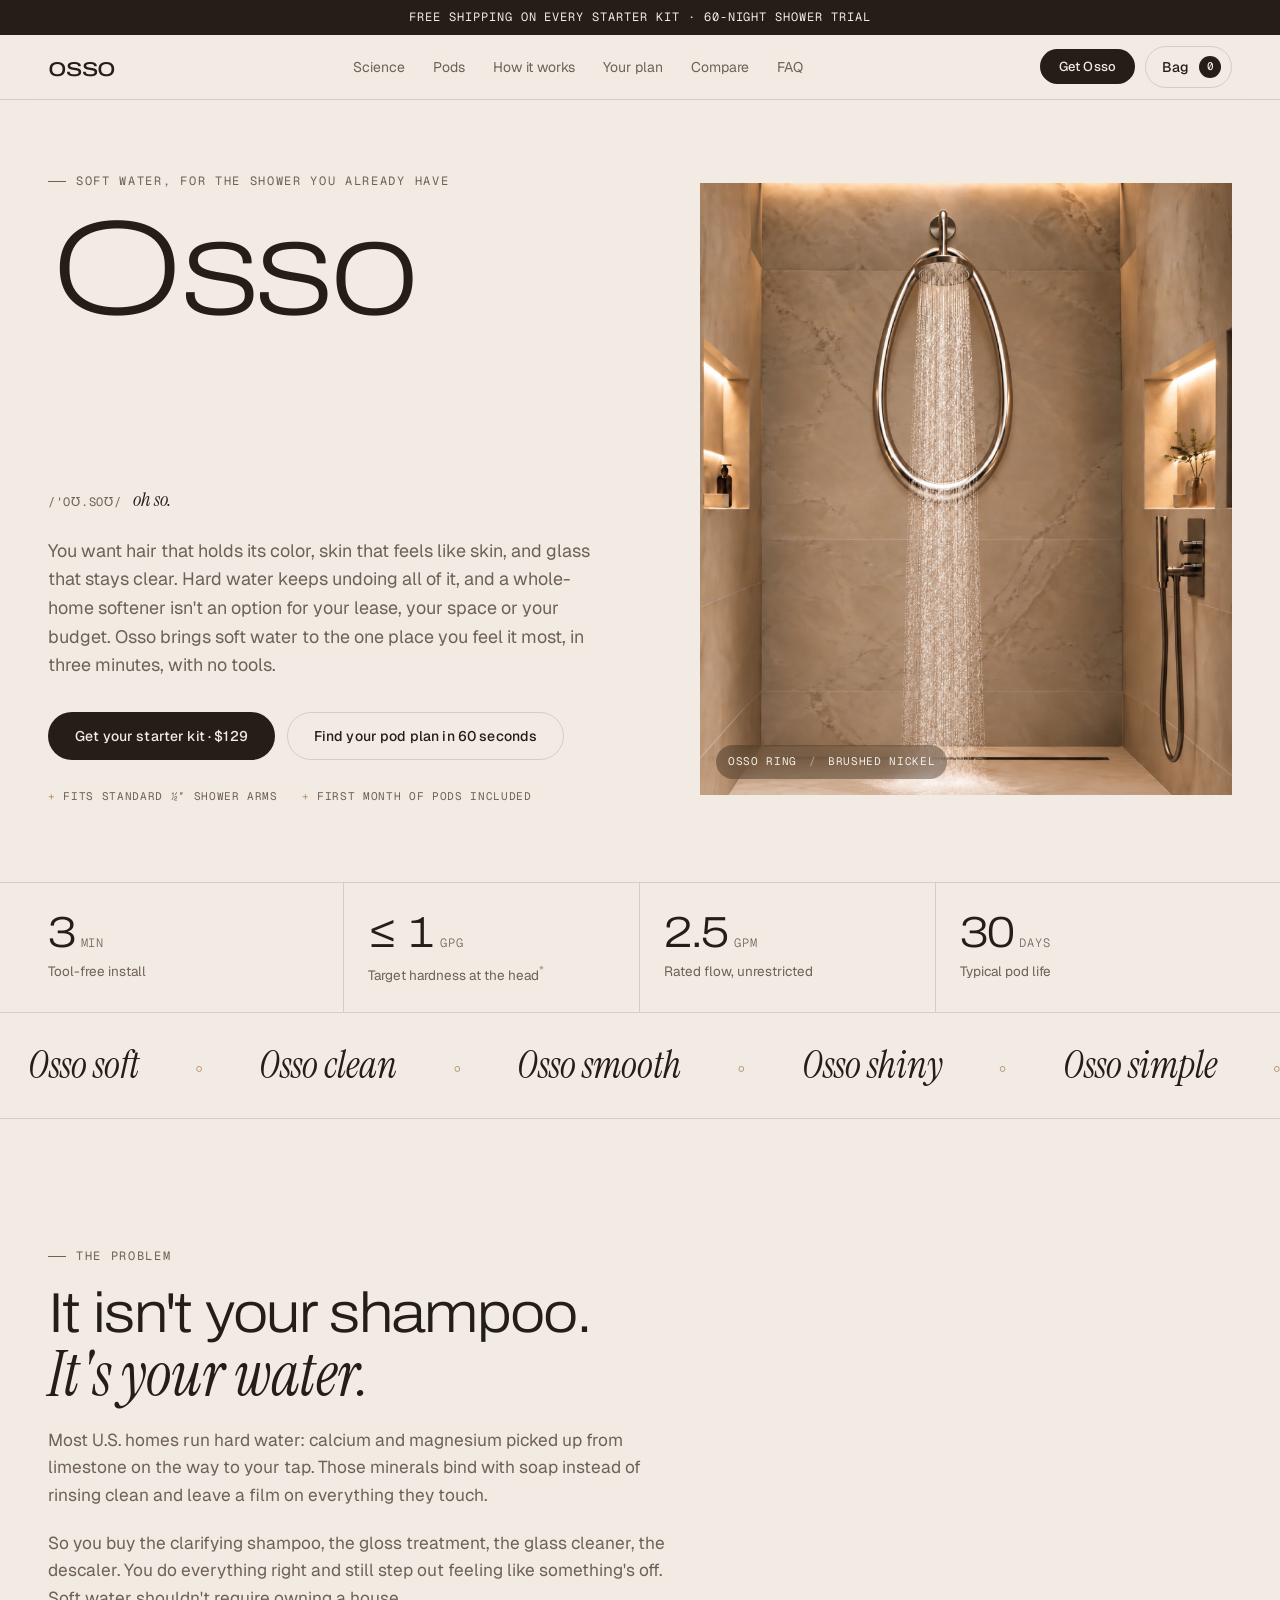
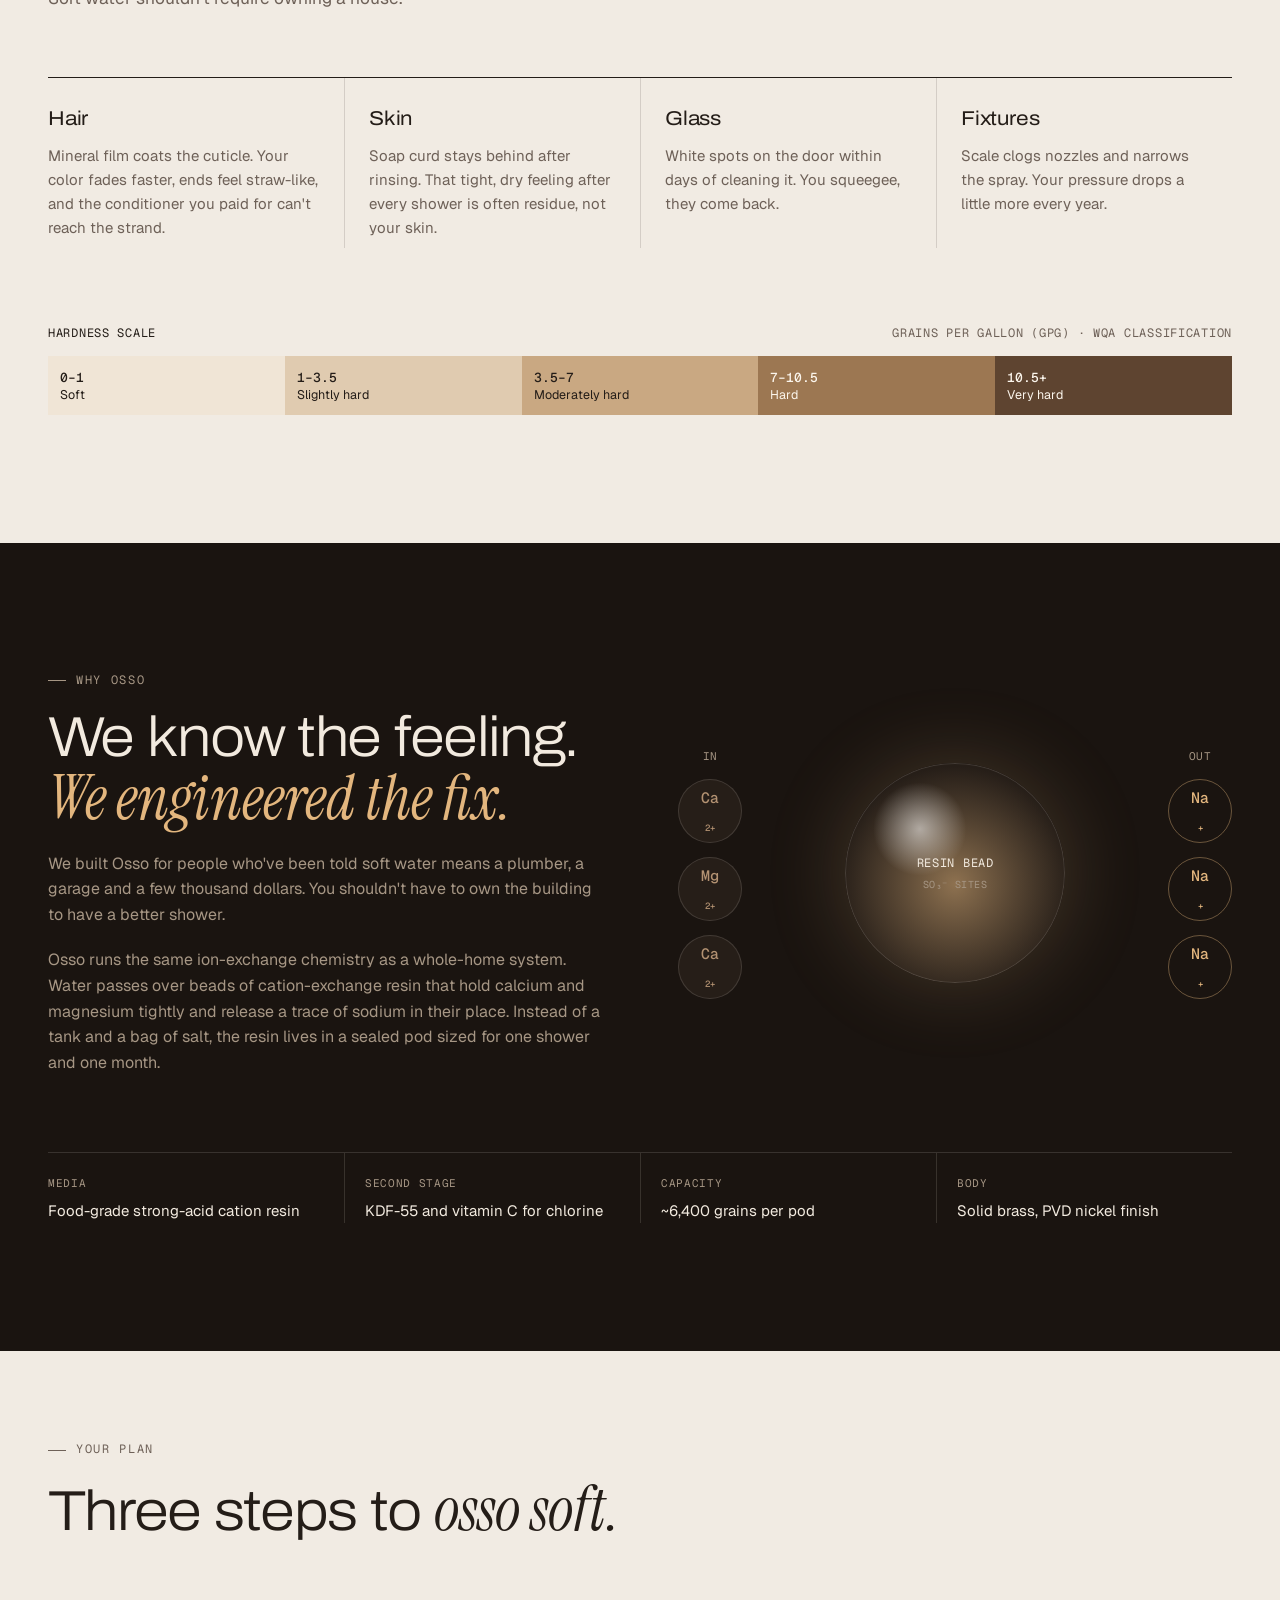
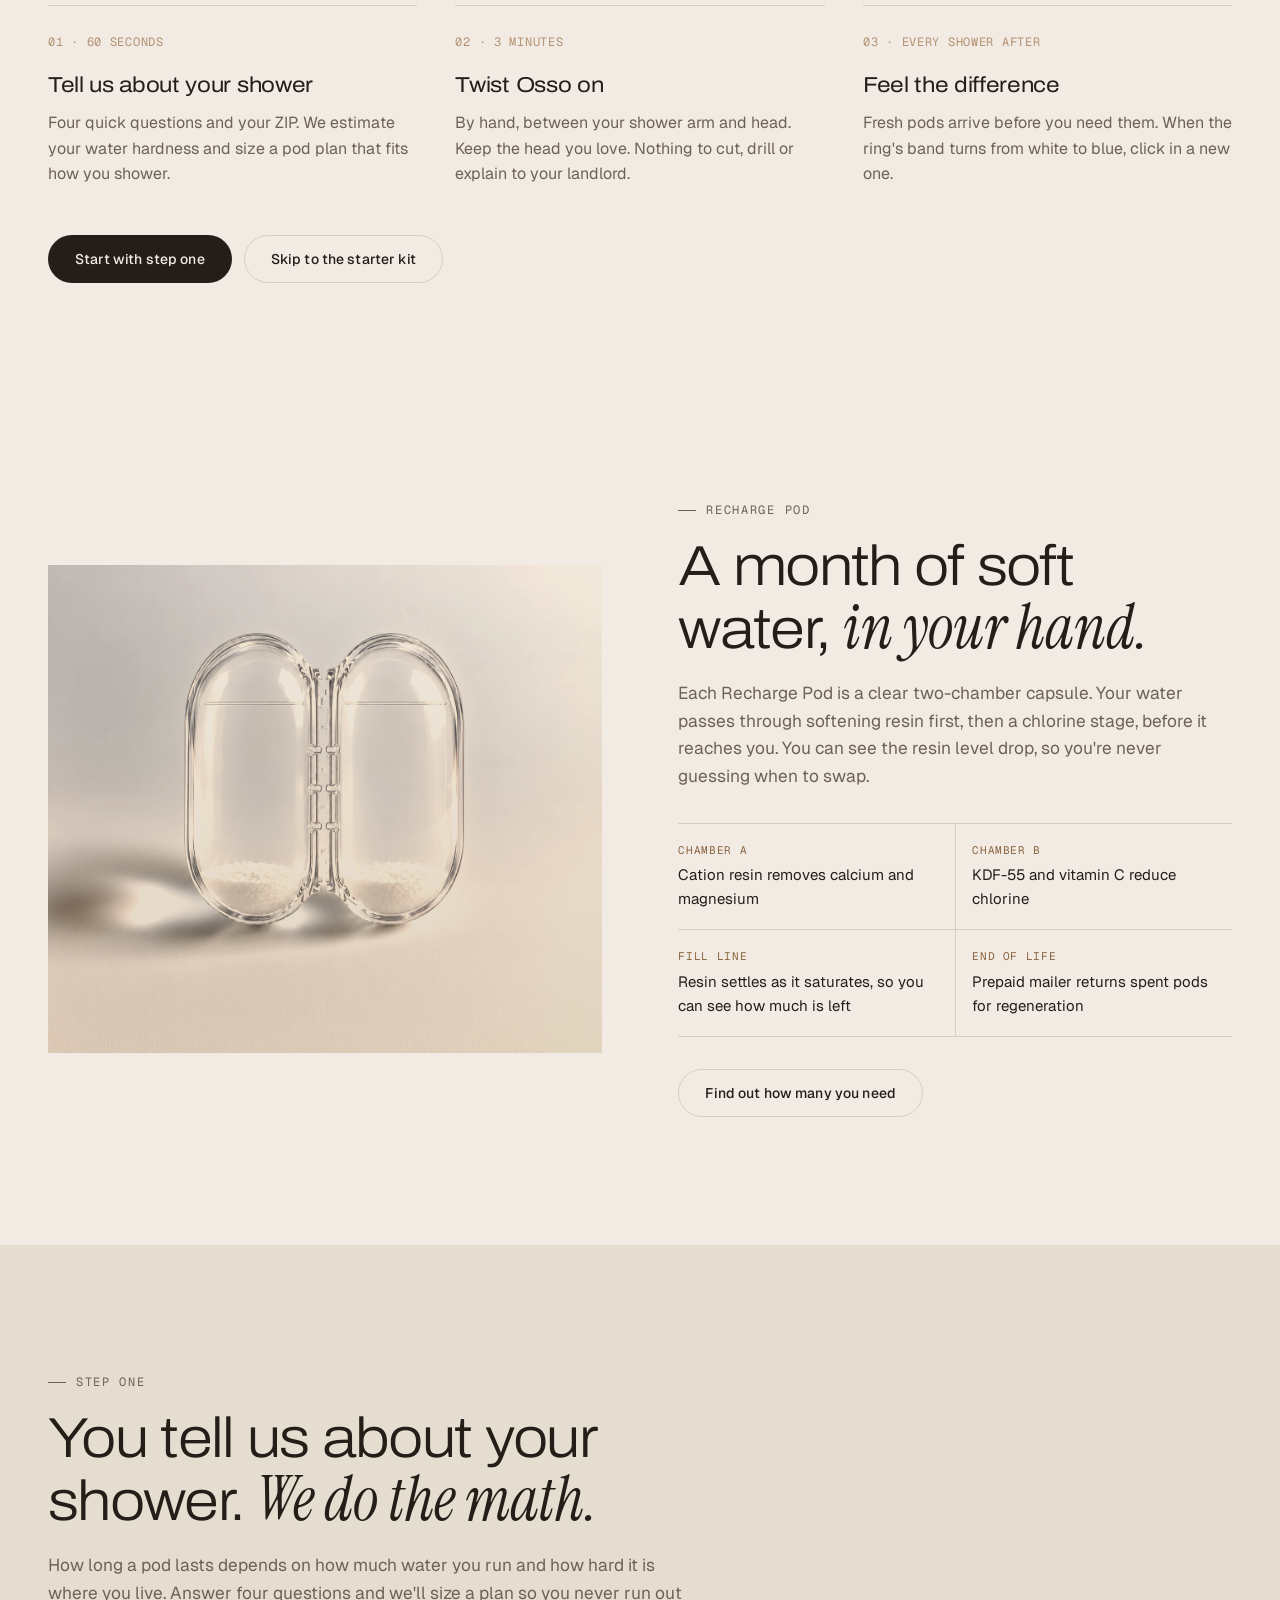
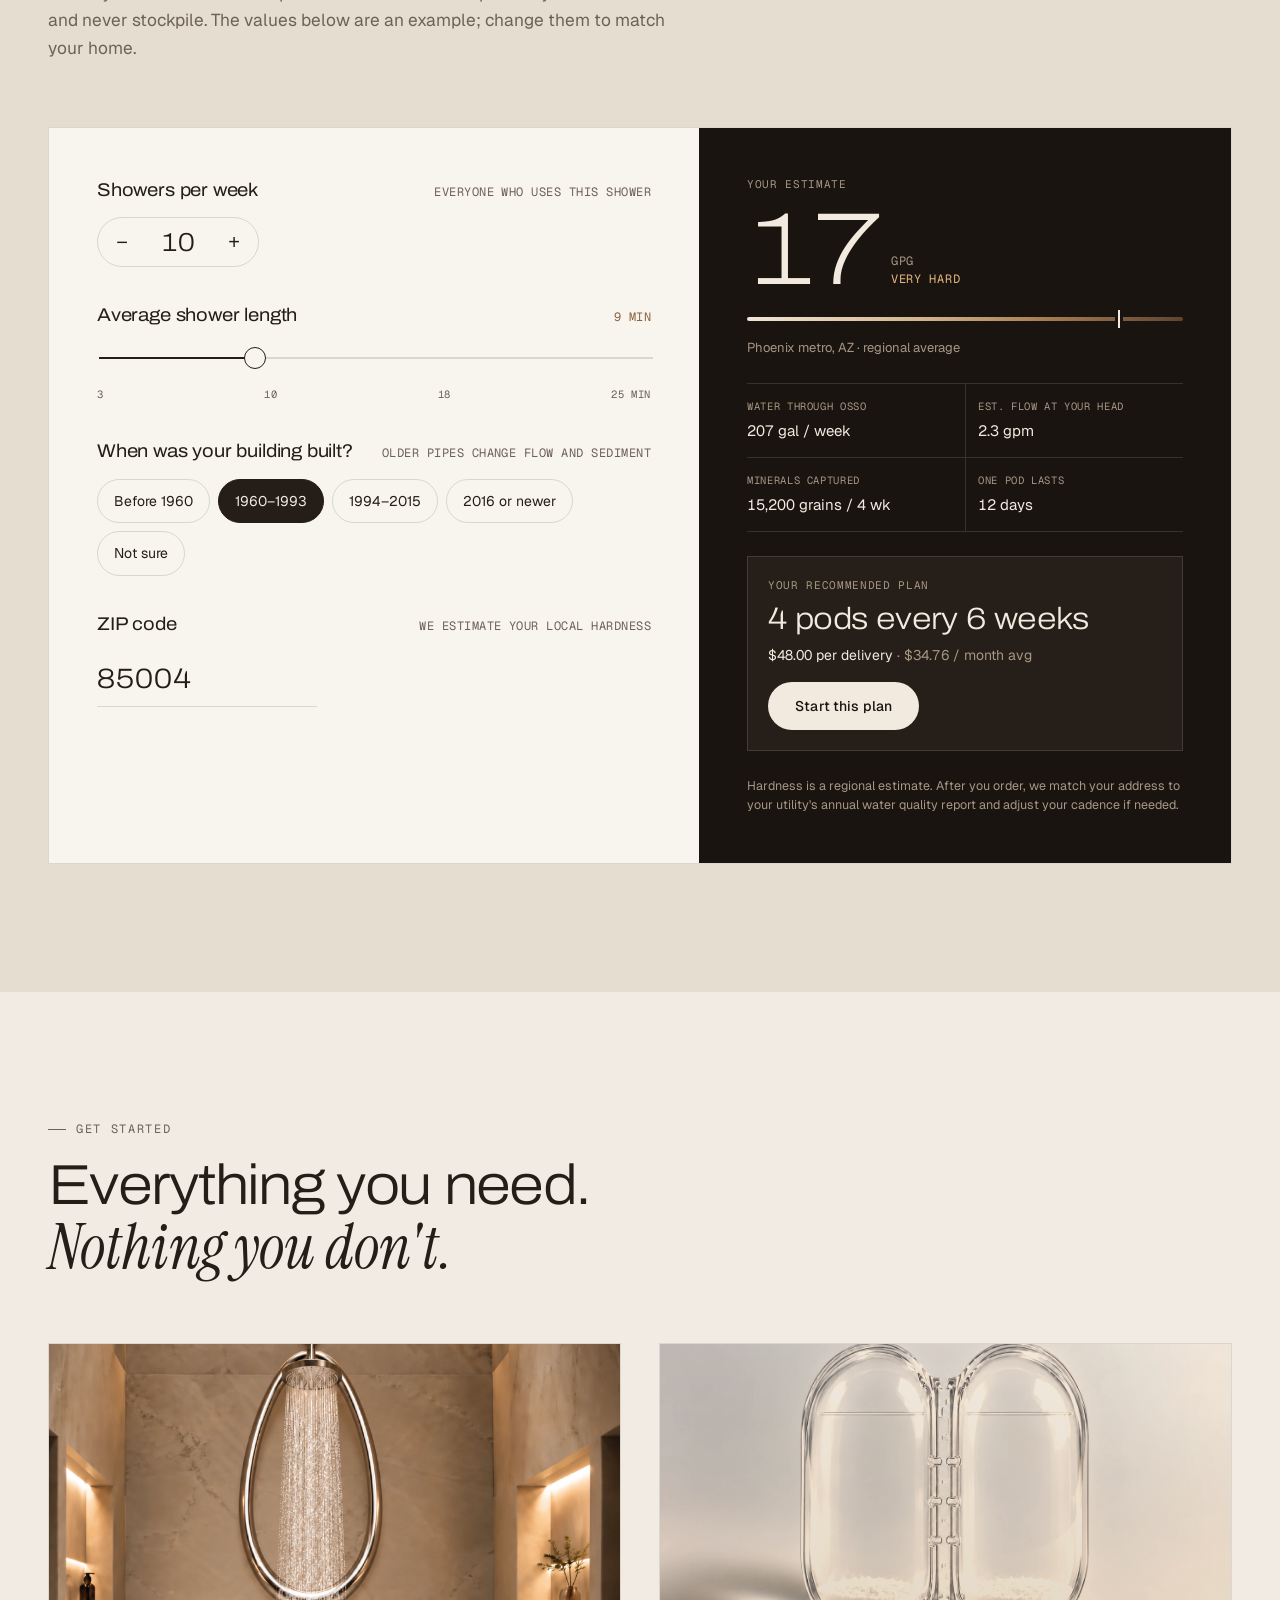
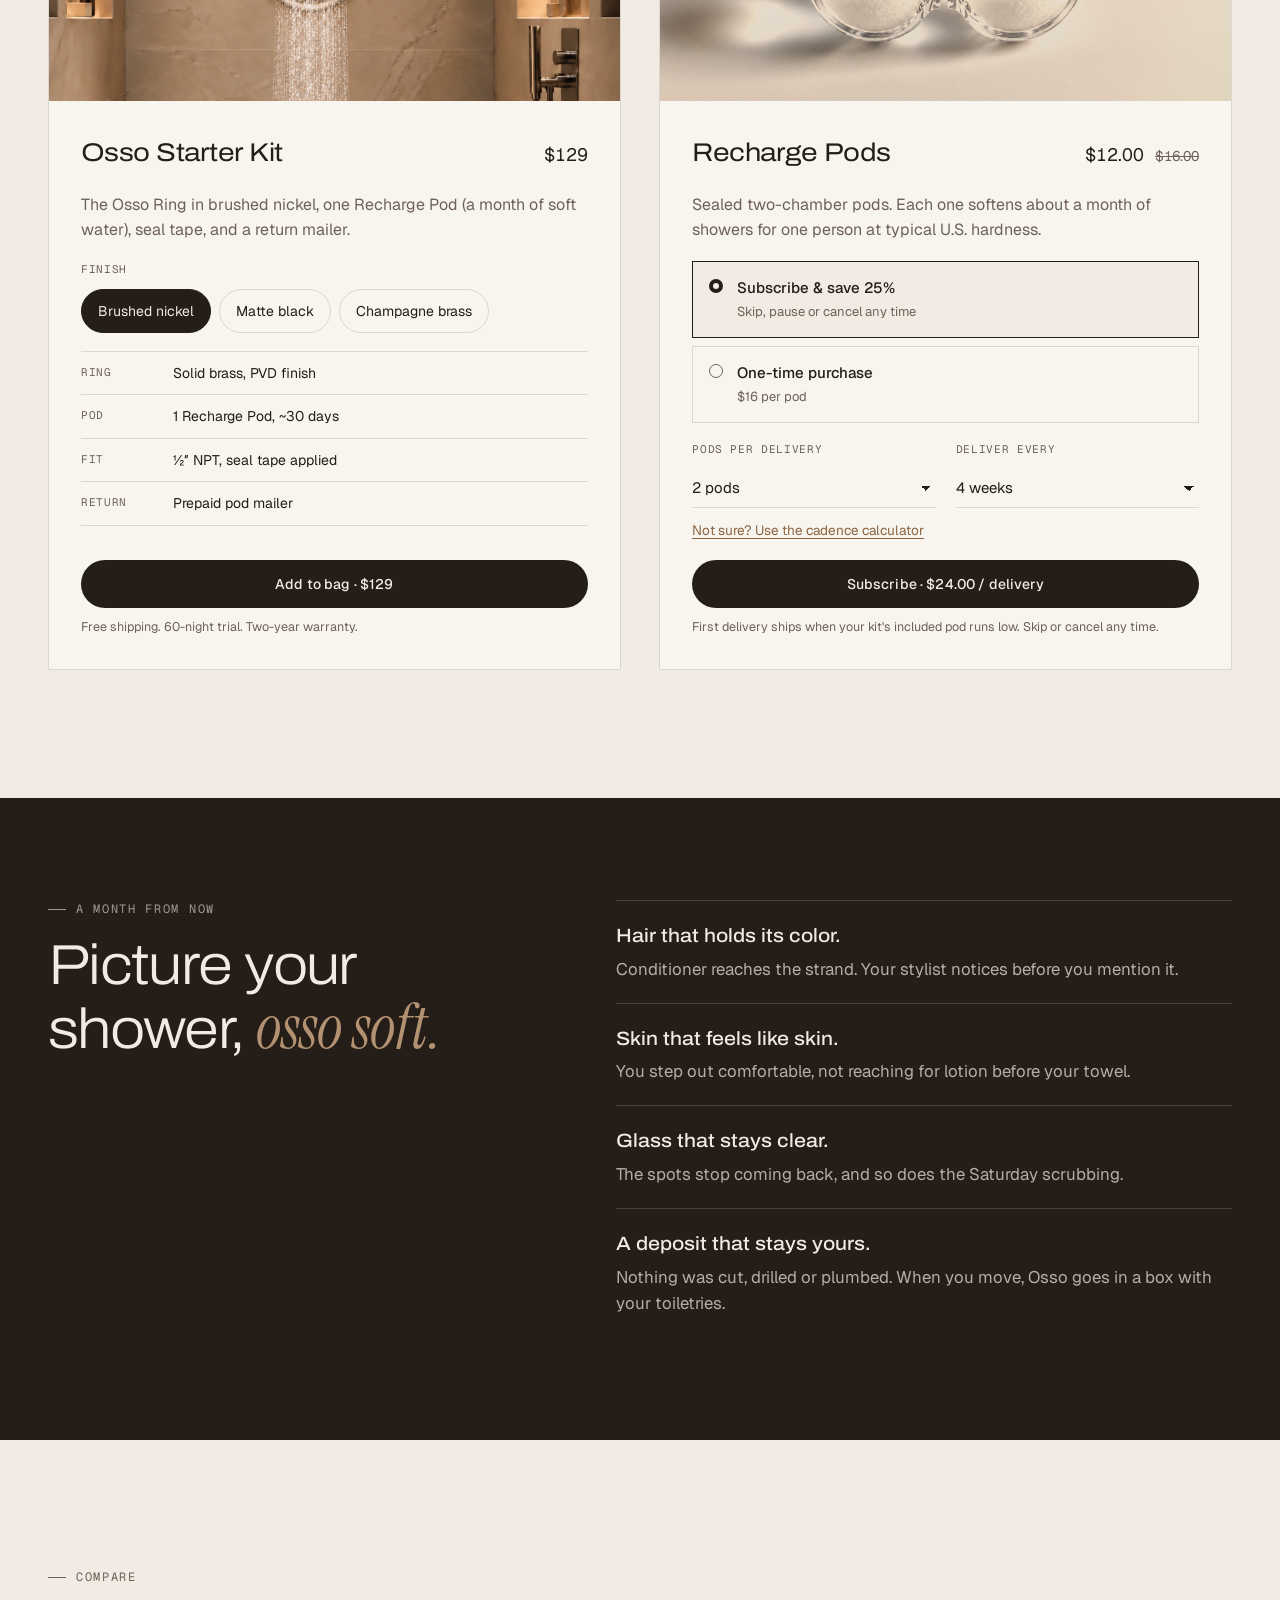
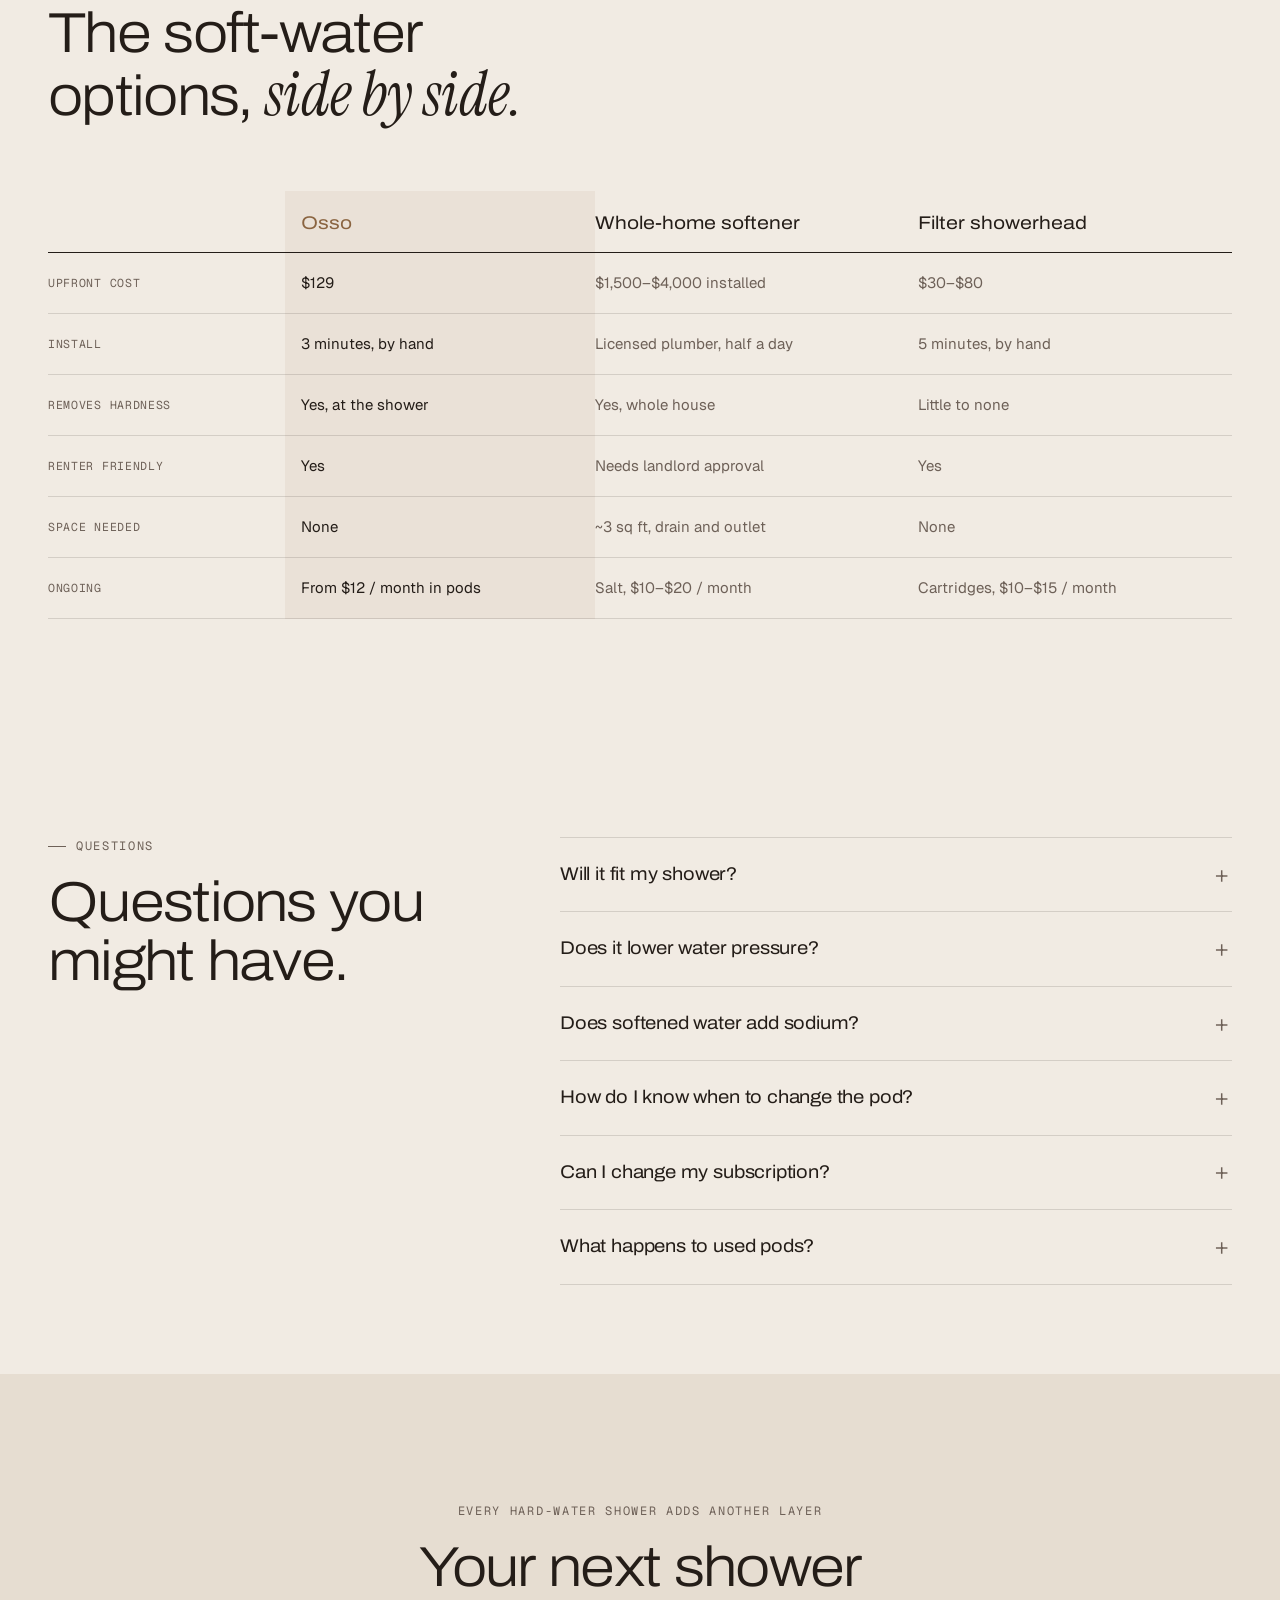
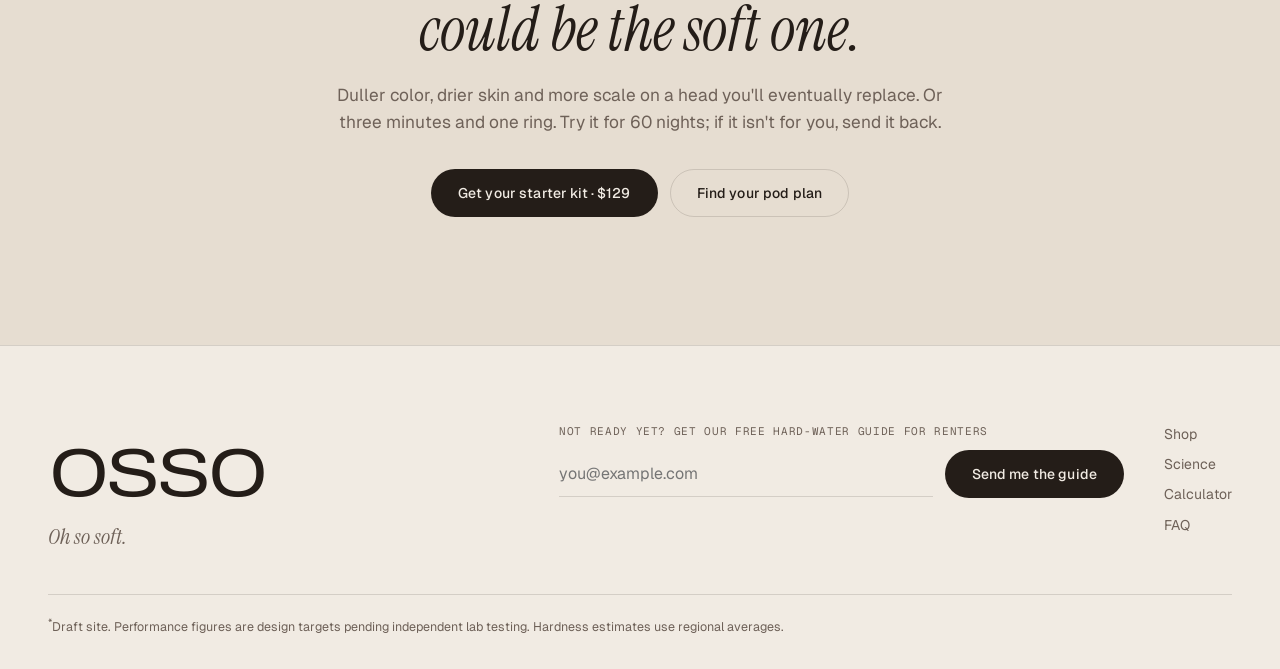
<file: index.html>
<!doctype html>
<html lang="en">
<head>
<meta charset="utf-8">
<meta name="viewport" content="width=device-width, initial-scale=1, viewport-fit=cover">
<title>Osso Softener</title>
<meta name="description" content="Osso is the in-shower water softener for renters and anyone who can't fit a whole-home system. Threads on in three minutes. Recharge pods ship on your cadence.">
<link rel="preconnect" href="https://fonts.googleapis.com">
<link rel="preconnect" href="https://fonts.gstatic.com" crossorigin>
<link rel="stylesheet" href="https://fonts.googleapis.com/css2?family=Archivo:wdth,wght@62..125,200..700&family=Geist:wght@300..600&family=Geist+Mono:wght@400;500&family=Instrument+Serif:ital@0;1&display=swap">
<link rel="stylesheet" href="styles.css">
</head>
<body>

<div class="announce">
  <p>Free shipping on every starter kit <span aria-hidden="true">·</span> 60-night shower trial</p>
</div>

<header class="site-header">
  <div class="wrap header-inner">
    <a class="wordmark" href="#top" aria-label="Osso home">osso</a>
    <nav class="nav" aria-label="Primary">
      <a href="#science">Science</a>
      <a href="#pods">Pods</a>
      <a href="#plan">How it works</a>
      <a href="#calculator">Your plan</a>
      <a href="#compare">Compare</a>
      <a href="#faq">FAQ</a>
    </nav>
    <div class="header-actions">
      <a class="btn btn-small btn-ink hide-sm" href="#shop">Get Osso</a>
      <button class="cart-btn" id="cart-open" type="button" aria-label="Open bag">
        Bag <span class="cart-count" id="cart-count">0</span>
      </button>
    </div>
  </div>
</header>

<main id="top">

  <!-- HERO -->
  <section class="hero">
    <div class="wrap hero-grid">
      <div class="hero-copy">
        <p class="eyebrow">Soft water, for the shower you already have</p>
        <h1 class="hero-title">
          <span class="ht-brand">Osso</span>
          <span class="ht-word" id="hero-word" aria-live="polite">soft.</span>
        </h1>
        <p class="pronounce"><span class="mono">/ˈoʊ.soʊ/</span> <em>oh so.</em></p>
        <p class="lede">You want hair that holds its color, skin that feels like skin, and glass that stays clear. Hard water keeps undoing all of it, and a whole-home softener isn't an option for your lease, your space or your budget. Osso brings soft water to the one place you feel it most, in three minutes, with no tools.</p>
        <div class="hero-ctas">
          <a class="btn btn-ink" href="#shop">Get your starter kit · $129</a>
          <a class="btn btn-ghost" href="#calculator">Find your pod plan in 60 seconds</a>
        </div>
        <ul class="hero-meta mono">
          <li>Fits standard ½″ shower arms</li>
          <li>First month of pods included</li>
        </ul>
      </div>
      <figure class="hero-media">
        <img src="assets/shower.webp" alt="The Osso softener, a polished nickel loop, mounted on a marble shower wall with water falling through it." width="1825" height="2000">
        <figcaption class="mono">Osso Ring <span>/</span> Brushed nickel</figcaption>
      </figure>
    </div>
  </section>

  <!-- SPEC STRIP -->
  <section class="specs" aria-label="Key specifications">
    <div class="wrap spec-grid">
      <div class="spec"><span class="spec-num">3<small>min</small></span><span class="spec-label">Tool-free install</span></div>
      <div class="spec"><span class="spec-num">≤ 1<small>gpg</small></span><span class="spec-label">Target hardness at the head<sup>*</sup></span></div>
      <div class="spec"><span class="spec-num">2.5<small>gpm</small></span><span class="spec-label">Rated flow, unrestricted</span></div>
      <div class="spec"><span class="spec-num">30<small>days</small></span><span class="spec-label">Typical pod life</span></div>
    </div>
  </section>

  <!-- MARQUEE -->
  <div class="marquee" aria-hidden="true">
    <div class="marquee-track">
      <span>Osso soft</span><span>Osso clean</span><span>Osso smooth</span><span>Osso shiny</span><span>Osso simple</span><span>Osso yours</span>
      <span>Osso soft</span><span>Osso clean</span><span>Osso smooth</span><span>Osso shiny</span><span>Osso simple</span><span>Osso yours</span>
    </div>
  </div>

  <!-- HARD WATER -->
  <section class="section" id="hard-water">
    <div class="wrap">
      <div class="section-head">
        <p class="eyebrow">The problem</p>
        <h2 class="h2">It isn't your shampoo. <em>It's your water.</em></h2>
        <p class="sub">Most U.S. homes run hard water: calcium and magnesium picked up from limestone on the way to your tap. Those minerals bind with soap instead of rinsing clean and leave a film on everything they touch.</p>
        <p class="sub">So you buy the clarifying shampoo, the gloss treatment, the glass cleaner, the descaler. You do everything right and still step out feeling like something's off. Soft water shouldn't require owning a house.</p>
      </div>
      <div class="effects">
        <article class="effect">
          <h3>Hair</h3>
          <p>Mineral film coats the cuticle. Your color fades faster, ends feel straw-like, and the conditioner you paid for can't reach the strand.</p>
        </article>
        <article class="effect">
          <h3>Skin</h3>
          <p>Soap curd stays behind after rinsing. That tight, dry feeling after every shower is often residue, not your skin.</p>
        </article>
        <article class="effect">
          <h3>Glass</h3>
          <p>White spots on the door within days of cleaning it. You squeegee, they come back.</p>
        </article>
        <article class="effect">
          <h3>Fixtures</h3>
          <p>Scale clogs nozzles and narrows the spray. Your pressure drops a little more every year.</p>
        </article>
      </div>

      <div class="scale" aria-label="Water hardness scale in grains per gallon">
        <div class="scale-head">
          <span class="mono">Hardness scale</span>
          <span class="mono muted">grains per gallon (gpg) · WQA classification</span>
        </div>
        <div class="scale-bar">
          <div class="seg s1"><b>0–1</b><span>Soft</span></div>
          <div class="seg s2"><b>1–3.5</b><span>Slightly hard</span></div>
          <div class="seg s3"><b>3.5–7</b><span>Moderately hard</span></div>
          <div class="seg s4"><b>7–10.5</b><span>Hard</span></div>
          <div class="seg s5"><b>10.5+</b><span>Very hard</span></div>
        </div>
      </div>
    </div>
  </section>

  <!-- SCIENCE (dark lab panel) -->
  <section class="lab" id="science">
    <div class="wrap lab-grid">
      <div class="lab-copy">
        <p class="eyebrow eyebrow-lab">Why Osso</p>
        <h2 class="h2">We know the feeling. <em>We engineered the fix.</em></h2>
        <p>We built Osso for people who've been told soft water means a plumber, a garage and a few thousand dollars. You shouldn't have to own the building to have a better shower.</p>
        <p>Osso runs the same ion-exchange chemistry as a whole-home system. Water passes over beads of cation-exchange resin that hold calcium and magnesium tightly and release a trace of sodium in their place. Instead of a tank and a bag of salt, the resin lives in a sealed pod sized for one shower and one month.</p>
      </div>
      <div class="exchange" aria-label="Diagram: calcium and magnesium ions are captured by resin and exchanged for sodium">
        <div class="ex-col">
          <span class="ex-label mono">In</span>
          <span class="ion ion-hard">Ca<sup>2+</sup></span>
          <span class="ion ion-hard">Mg<sup>2+</sup></span>
          <span class="ion ion-hard">Ca<sup>2+</sup></span>
        </div>
        <div class="ex-core">
          <div class="bead"><span class="mono">Resin bead</span><span class="mono small">SO₃⁻ sites</span></div>
        </div>
        <div class="ex-col">
          <span class="ex-label mono">Out</span>
          <span class="ion ion-soft">Na<sup>+</sup></span>
          <span class="ion ion-soft">Na<sup>+</sup></span>
          <span class="ion ion-soft">Na<sup>+</sup></span>
        </div>
      </div>
      <dl class="lab-specs">
        <div><dt class="mono">Media</dt><dd>Food-grade strong-acid cation resin</dd></div>
        <div><dt class="mono">Second stage</dt><dd>KDF-55 and vitamin C for chlorine</dd></div>
        <div><dt class="mono">Capacity</dt><dd>~6,400 grains per pod</dd></div>
        <div><dt class="mono">Body</dt><dd>Solid brass, PVD nickel finish</dd></div>
      </dl>
    </div>
  </section>

  <!-- THE PLAN -->
  <section class="section section-tight" id="plan">
    <div class="wrap">
      <div class="section-head">
        <p class="eyebrow">Your plan</p>
        <h2 class="h2">Three steps to <em>osso soft.</em></h2>
      </div>
      <ol class="steps">
        <li>
          <span class="step-n mono">01 · 60 seconds</span>
          <h3>Tell us about your shower</h3>
          <p>Four quick questions and your ZIP. We estimate your water hardness and size a pod plan that fits how you shower.</p>
        </li>
        <li>
          <span class="step-n mono">02 · 3 minutes</span>
          <h3>Twist Osso on</h3>
          <p>By hand, between your shower arm and head. Keep the head you love. Nothing to cut, drill or explain to your landlord.</p>
        </li>
        <li>
          <span class="step-n mono">03 · Every shower after</span>
          <h3>Feel the difference</h3>
          <p>Fresh pods arrive before you need them. When the ring's band turns from white to blue, click in a new one.</p>
        </li>
      </ol>
      <div class="plan-ctas">
        <a class="btn btn-ink" href="#calculator">Start with step one</a>
        <a class="btn btn-ghost" href="#shop">Skip to the starter kit</a>
      </div>
    </div>
  </section>

  <!-- PODS -->
  <section class="section" id="pods">
    <div class="wrap pods-grid">
      <figure class="pods-media">
        <img src="assets/pods.webp" alt="A clear two-chamber Recharge Pod with white resin settled at the bottom of each chamber." width="1336" height="1177">
      </figure>
      <div class="pods-copy">
        <p class="eyebrow">Recharge Pod</p>
        <h2 class="h2">A month of soft water, <em>in your hand.</em></h2>
        <p class="sub">Each Recharge Pod is a clear two-chamber capsule. Your water passes through softening resin first, then a chlorine stage, before it reaches you. You can see the resin level drop, so you're never guessing when to swap.</p>
        <dl class="pod-anatomy">
          <div><dt class="mono">Chamber A</dt><dd>Cation resin removes calcium and magnesium</dd></div>
          <div><dt class="mono">Chamber B</dt><dd>KDF-55 and vitamin C reduce chlorine</dd></div>
          <div><dt class="mono">Fill line</dt><dd>Resin settles as it saturates, so you can see how much is left</dd></div>
          <div><dt class="mono">End of life</dt><dd>Prepaid mailer returns spent pods for regeneration</dd></div>
        </dl>
        <a class="btn btn-ghost" href="#calculator">Find out how many you need</a>
      </div>
    </div>
  </section>

  <!-- CALCULATOR -->
  <section class="calc-section" id="calculator">
    <div class="wrap">
      <div class="section-head">
        <p class="eyebrow">Step one</p>
        <h2 class="h2">You tell us about your shower. <em>We do the math.</em></h2>
        <p class="sub">How long a pod lasts depends on how much water you run and how hard it is where you live. Answer four questions and we'll size a plan so you never run out and never stockpile. The values below are an example; change them to match your home.</p>
      </div>

      <div class="calc">
        <form class="calc-form" id="calc-form" novalidate>
          <div class="field">
            <label for="c-showers">Showers per week <span class="hint">Everyone who uses this shower</span></label>
            <div class="stepper">
              <button type="button" data-step="-1" aria-label="Fewer showers">−</button>
              <input id="c-showers" type="number" inputmode="numeric" min="1" max="42" value="10">
              <button type="button" data-step="1" aria-label="More showers">+</button>
            </div>
          </div>

          <div class="field">
            <label for="c-length">Average shower length <span class="hint" id="c-length-out">9 min</span></label>
            <input id="c-length" type="range" min="3" max="25" step="1" value="9">
            <div class="range-ticks mono" aria-hidden="true"><span>3</span><span>10</span><span>18</span><span>25 min</span></div>
          </div>

          <div class="field">
            <label for="c-age">When was your building built? <span class="hint">Older pipes change flow and sediment</span></label>
            <div class="chips" role="radiogroup" aria-label="Building age">
              <label class="chip"><input type="radio" name="age" value="pre1960"><span>Before 1960</span></label>
              <label class="chip"><input type="radio" name="age" value="1960" checked><span>1960–1993</span></label>
              <label class="chip"><input type="radio" name="age" value="1994"><span>1994–2015</span></label>
              <label class="chip"><input type="radio" name="age" value="2016"><span>2016 or newer</span></label>
              <label class="chip"><input type="radio" name="age" value="unknown"><span>Not sure</span></label>
            </div>
          </div>

          <div class="field">
            <label for="c-zip">ZIP code <span class="hint">We estimate your local hardness</span></label>
            <input id="c-zip" type="text" inputmode="numeric" maxlength="5" autocomplete="postal-code" placeholder="e.g. 85004" value="85004">
            <p class="field-msg" id="c-zip-msg" aria-live="polite"></p>
          </div>
        </form>

        <div class="calc-result" aria-live="polite">
          <p class="mono res-kicker">Your estimate</p>
          <div class="res-hardness">
            <span class="res-big" id="r-gpg">17</span>
            <span class="res-unit">gpg<br><span id="r-class">Very hard</span></span>
          </div>
          <div class="meter" aria-hidden="true">
            <div class="meter-track"></div>
            <div class="meter-pin" id="r-pin"></div>
          </div>
          <p class="res-region muted" id="r-region">Phoenix metro, AZ · regional average</p>

          <dl class="res-stats">
            <div><dt class="mono">Water through Osso</dt><dd><span id="r-gal">207</span> gal / week</dd></div>
            <div><dt class="mono">Est. flow at your head</dt><dd><span id="r-gpm">2.3</span> gpm</dd></div>
            <div><dt class="mono">Minerals captured</dt><dd><span id="r-grains">14,000</span> grains / 4 wk</dd></div>
            <div><dt class="mono">One pod lasts</dt><dd><span id="r-life">13</span> days</dd></div>
          </dl>

          <div class="plan">
            <p class="mono res-kicker">Your recommended plan</p>
            <p class="plan-line" id="r-plan">2 pods every 4 weeks</p>
            <p class="plan-price"><span id="r-price">$24.00</span> per delivery <span class="muted">· <span id="r-month">$24.00</span> / month avg</span></p>
            <button class="btn btn-light" type="button" id="r-apply">Start this plan</button>
          </div>
          <p class="fine muted">Hardness is a regional estimate. After you order, we match your address to your utility's annual water quality report and adjust your cadence if needed.</p>
        </div>
      </div>
    </div>
  </section>

  <!-- SHOP -->
  <section class="section" id="shop">
    <div class="wrap">
      <div class="section-head">
        <p class="eyebrow">Get started</p>
        <h2 class="h2">Everything you need. <em>Nothing you don't.</em></h2>
      </div>

      <div class="shop-grid">
        <article class="product">
          <div class="product-media product-media-ring">
            <img src="assets/shower.webp" alt="" loading="lazy" width="1825" height="2000">
          </div>
          <div class="product-body">
            <div class="product-top">
              <h3 class="product-name">Osso Starter Kit</h3>
              <p class="product-price">$129</p>
            </div>
            <p class="product-desc">The Osso Ring in brushed nickel, one Recharge Pod (a month of soft water), seal tape, and a return mailer.</p>
            <fieldset class="opt">
              <legend class="mono">Finish</legend>
              <div class="chips">
                <label class="chip"><input type="radio" name="finish" value="Brushed nickel" checked><span>Brushed nickel</span></label>
                <label class="chip"><input type="radio" name="finish" value="Matte black"><span>Matte black</span></label>
                <label class="chip"><input type="radio" name="finish" value="Champagne brass"><span>Champagne brass</span></label>
              </div>
            </fieldset>
            <ul class="inbox">
              <li><span class="mono">Ring</span>Solid brass, PVD finish</li>
              <li><span class="mono">Pod</span>1 Recharge Pod, ~30 days</li>
              <li><span class="mono">Fit</span>½″ NPT, seal tape applied</li>
              <li><span class="mono">Return</span>Prepaid pod mailer</li>
            </ul>
            <button class="btn btn-ink btn-block" type="button" id="add-kit">Add to bag · $129</button>
            <p class="fine muted">Free shipping. 60-night trial. Two-year warranty.</p>
          </div>
        </article>

        <article class="product">
          <div class="product-media product-media-pod">
            <img src="assets/pods.webp" alt="" loading="lazy" width="1336" height="1177">
          </div>
          <div class="product-body">
            <div class="product-top">
              <h3 class="product-name">Recharge Pods</h3>
              <p class="product-price" id="pod-price">$12.00 <span class="strike" id="pod-strike">$16.00</span></p>
            </div>
            <p class="product-desc">Sealed two-chamber pods. Each one softens about a month of showers for one person at typical U.S. hardness.</p>

            <div class="purchase-toggle" role="radiogroup" aria-label="Purchase type">
              <label class="pt"><input type="radio" name="ptype" value="sub" checked>
                <span><b>Subscribe &amp; save 25%</b><small>Skip, pause or cancel any time</small></span></label>
              <label class="pt"><input type="radio" name="ptype" value="once">
                <span><b>One-time purchase</b><small>$16 per pod</small></span></label>
            </div>

            <div class="opt-row">
              <div class="opt">
                <label class="mono" for="pod-qty">Pods per delivery</label>
                <select id="pod-qty">
                  <option value="1">1 pod</option>
                  <option value="2" selected>2 pods</option>
                  <option value="3">3 pods</option>
                  <option value="4">4 pods</option>
                  <option value="6">6 pods</option>
                </select>
              </div>
              <div class="opt" id="cadence-wrap">
                <label class="mono" for="pod-cadence">Deliver every</label>
                <select id="pod-cadence">
                  <option value="2">2 weeks</option>
                  <option value="4" selected>4 weeks</option>
                  <option value="6">6 weeks</option>
                  <option value="8">8 weeks</option>
                </select>
              </div>
            </div>
            <p class="calc-link"><a href="#calculator">Not sure? Use the cadence calculator</a></p>
            <button class="btn btn-ink btn-block" type="button" id="add-pods">Add to bag · $24.00</button>
            <p class="fine muted" id="pod-fine">First delivery ships when your kit's included pod runs low.</p>
          </div>
        </article>
      </div>
    </div>
  </section>

  <!-- SUCCESS -->
  <section class="renters" id="after">
    <div class="wrap renters-grid">
      <div>
        <p class="eyebrow eyebrow-lab">A month from now</p>
        <h2 class="h2">Picture your shower, <em>osso soft.</em></h2>
      </div>
      <ul class="renter-points">
        <li><b>Hair that holds its color.</b> Conditioner reaches the strand. Your stylist notices before you mention it.</li>
        <li><b>Skin that feels like skin.</b> You step out comfortable, not reaching for lotion before your towel.</li>
        <li><b>Glass that stays clear.</b> The spots stop coming back, and so does the Saturday scrubbing.</li>
        <li><b>A deposit that stays yours.</b> Nothing was cut, drilled or plumbed. When you move, Osso goes in a box with your toiletries.</li>
      </ul>
    </div>
  </section>

  <!-- COMPARE -->
  <section class="section" id="compare">
    <div class="wrap">
      <div class="section-head">
        <p class="eyebrow">Compare</p>
        <h2 class="h2">The soft-water options, <em>side by side.</em></h2>
      </div>
      <div class="table-wrap">
        <table class="compare">
          <thead>
            <tr><th scope="col"><span class="sr">Feature</span></th><th scope="col" class="col-osso">Osso</th><th scope="col">Whole-home softener</th><th scope="col">Filter showerhead</th></tr>
          </thead>
          <tbody>
            <tr><th scope="row">Upfront cost</th><td class="col-osso">$129</td><td>$1,500–$4,000 installed</td><td>$30–$80</td></tr>
            <tr><th scope="row">Install</th><td class="col-osso">3 minutes, by hand</td><td>Licensed plumber, half a day</td><td>5 minutes, by hand</td></tr>
            <tr><th scope="row">Removes hardness</th><td class="col-osso">Yes, at the shower</td><td>Yes, whole house</td><td>Little to none</td></tr>
            <tr><th scope="row">Renter friendly</th><td class="col-osso">Yes</td><td>Needs landlord approval</td><td>Yes</td></tr>
            <tr><th scope="row">Space needed</th><td class="col-osso">None</td><td>~3 sq ft, drain and outlet</td><td>None</td></tr>
            <tr><th scope="row">Ongoing</th><td class="col-osso">From $12 / month in pods</td><td>Salt, $10–$20 / month</td><td>Cartridges, $10–$15 / month</td></tr>
          </tbody>
        </table>
      </div>
    </div>
  </section>

  <!-- FAQ -->
  <section class="section section-tight" id="faq">
    <div class="wrap faq-grid">
      <div class="section-head">
        <p class="eyebrow">Questions</p>
        <h2 class="h2">Questions you might have.</h2>
      </div>
      <div class="faq">
        <details>
          <summary>Will it fit my shower?</summary>
          <p>Osso fits any shower arm with a standard ½″ NPT thread, which covers nearly every U.S. shower. Rain heads on ceiling arms work too. Handheld-only setups need our hose adapter, sold separately.</p>
        </details>
        <details>
          <summary>Does it lower water pressure?</summary>
          <p>The ring is rated for 2.5 gallons per minute, the federal maximum for showerheads, so it won't be the bottleneck. Many people notice stronger spray after a few weeks as scale stops building up in the head.</p>
        </details>
        <details>
          <summary>Does softened water add sodium?</summary>
          <p>Ion exchange adds roughly 8 mg of sodium per liter for each grain of hardness removed. That's a small amount and it rinses off. Osso water is for showering, not drinking.</p>
        </details>
        <details>
          <summary>How do I know when to change the pod?</summary>
          <p>The indicator band on the ring shifts from white to blue as the resin saturates. You can also see the resin level drop through the clear pod. Subscribers get a reminder a few days before their next delivery.</p>
        </details>
        <details>
          <summary>Can I change my subscription?</summary>
          <p>Yes. Change pod count, change cadence, skip a delivery, pause, or cancel from your account. No fees and no minimum term.</p>
        </details>
        <details>
          <summary>What happens to used pods?</summary>
          <p>Every delivery includes a prepaid return mailer. Spent pods are cleaned, the resin is regenerated, and the capsules are reused or recycled.</p>
        </details>
      </div>
    </div>
  </section>

  <!-- FINAL CTA -->
  <section class="final-cta">
    <div class="wrap final-inner">
      <p class="eyebrow">Every hard-water shower adds another layer</p>
      <h2 class="h2">Your next shower <em>could be the soft one.</em></h2>
      <p class="sub">Duller color, drier skin and more scale on a head you'll eventually replace. Or three minutes and one ring. Try it for 60 nights; if it isn't for you, send it back.</p>
      <div class="hero-ctas">
        <a class="btn btn-ink" href="#shop">Get your starter kit · $129</a>
        <a class="btn btn-ghost" href="#calculator">Find your pod plan</a>
      </div>
    </div>
  </section>

</main>

<footer class="footer">
  <div class="wrap footer-grid">
    <div class="footer-brand">
      <p class="wordmark wordmark-lg">osso</p>
      <p class="footer-tag"><em>Oh so soft.</em></p>
    </div>
    <form class="newsletter" id="newsletter" novalidate>
      <label for="nl-email" class="mono">Not ready yet? Get our free hard-water guide for renters</label>
      <div class="nl-row">
        <input id="nl-email" type="email" placeholder="you@example.com" autocomplete="email">
        <button class="btn btn-ink" type="submit">Send me the guide</button>
      </div>
      <p class="field-msg" id="nl-msg" aria-live="polite"></p>
    </form>
    <nav class="footer-links" aria-label="Footer">
      <a href="#shop">Shop</a><a href="#science">Science</a><a href="#calculator">Calculator</a><a href="#faq">FAQ</a>
    </nav>
    <p class="fine muted footer-note"><sup>*</sup>Draft site. Performance figures are design targets pending independent lab testing. Hardness estimates use regional averages.</p>
  </div>
</footer>

<!-- CART DRAWER -->
<div class="scrim" id="scrim" hidden></div>
<aside class="drawer" id="drawer" aria-label="Your bag" aria-hidden="true">
  <div class="drawer-head">
    <p class="drawer-title">Your bag</p>
    <button class="icon-btn" type="button" id="cart-close" aria-label="Close bag">Close</button>
  </div>
  <div class="drawer-body" id="cart-items"></div>
  <div class="drawer-foot">
    <div class="sum-row"><span>Subtotal</span><span id="cart-subtotal">$0.00</span></div>
    <div class="sum-row muted"><span>Shipping</span><span>Free</span></div>
    <p class="fine muted" id="cart-sub-note" hidden>Subscriptions renew at the cadence shown. Manage or cancel any time.</p>
    <button class="btn btn-ink btn-block" type="button" id="checkout">Checkout</button>
    <p class="field-msg" id="checkout-msg" aria-live="polite"></p>
  </div>
</aside>

<div class="toast" id="toast" role="status" aria-live="polite"></div>

<script src="app.js"></script>
</body>
</html>
</file>
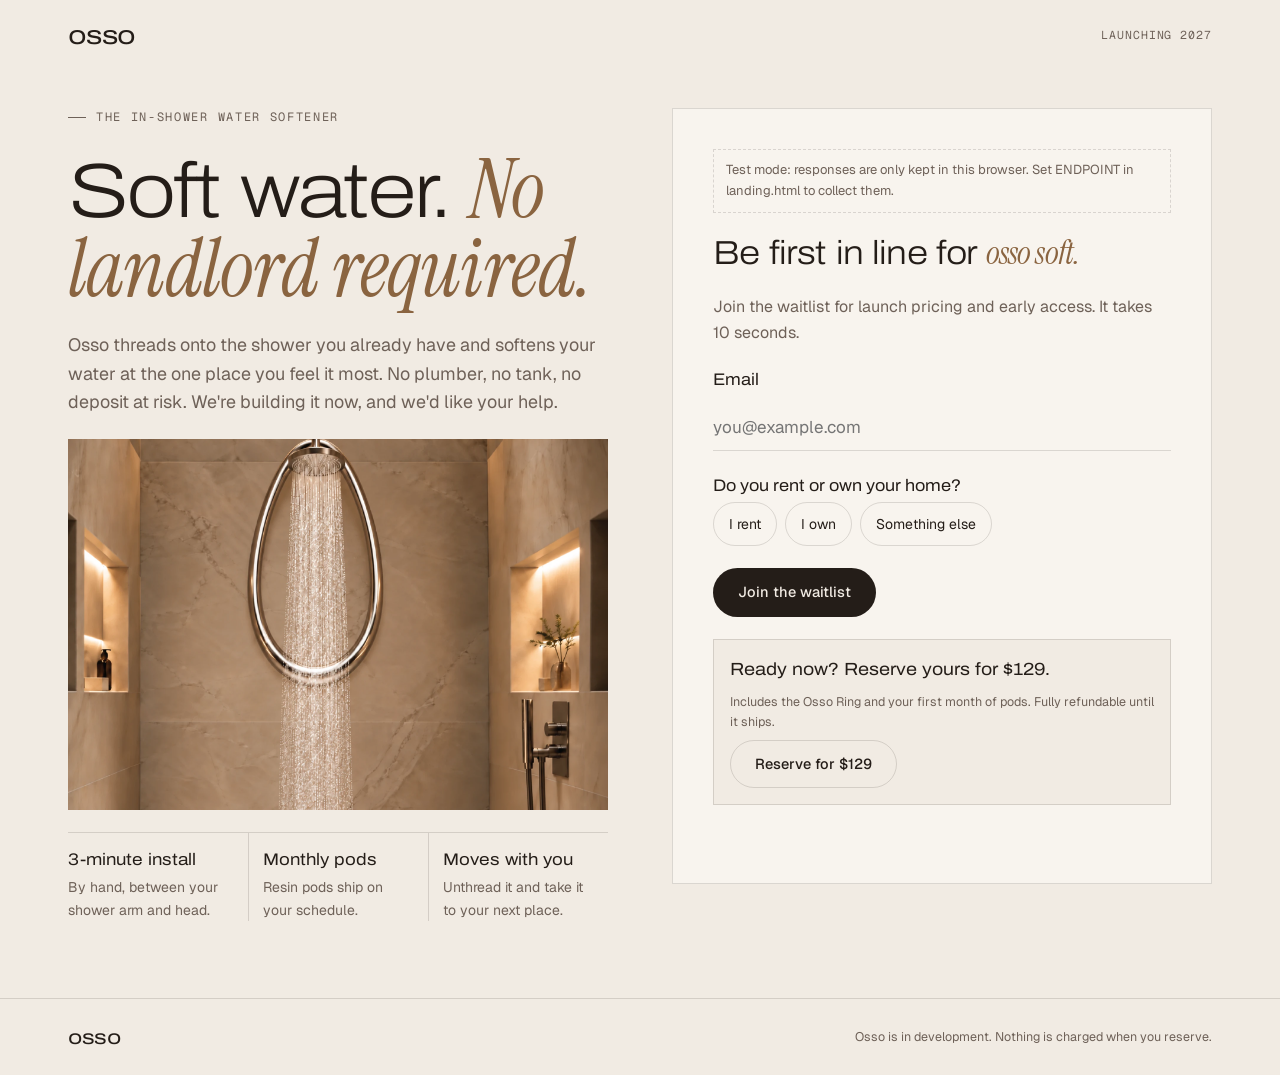
<file: landing.html>
<!doctype html>
<html lang="en">
<head>
<meta charset="utf-8">
<meta name="viewport" content="width=device-width, initial-scale=1, viewport-fit=cover">
<title>Osso Waitlist</title>
<meta name="description" content="Osso is an in-shower water softener for renters. Join the waitlist and help shape it.">
<link rel="stylesheet" href="https://fonts.googleapis.com/css2?family=Archivo:wdth,wght@62..125,200..700&family=Geist:wght@300..600&family=Geist+Mono:wght@400;500&family=Instrument+Serif:ital@0;1&display=swap">
<style>
/* Layout concept: one-screen waitlist. Photo and promise on one side, a single focused card on the other;
   the card steps through a short survey after signup. Same warm stone palette as the main site. */
:root {
  --paper: #F1EBE3; --paper-2: #E6DDD1; --card: #F8F4EE;
  --ink: #241D18; --ink-2: #6E6158; --line: rgba(36, 29, 24, 0.14);
  --accent: #8A6440; --nickel: #B39272;
  --deep: #1A1410; --deep-fg: #F2EADF; --deep-dim: #A69684; --deep-line: rgba(242,234,223,.14);
  --ok: #4F6B45; --err: #A8452C;
  --display: "Archivo", "Helvetica Neue", Arial, sans-serif;
  --sans: "Geist", "Helvetica Neue", Arial, sans-serif;
  --mono: "Geist Mono", ui-monospace, Menlo, monospace;
  --serif: "Instrument Serif", "Times New Roman", serif;
  --ease: cubic-bezier(.2,.7,.1,1);
  color-scheme: light;
}
@media (prefers-color-scheme: dark) {
  :root:not([data-theme="light"]) {
    --paper: #15110E; --paper-2: #1E1814; --card: #1A1511;
    --ink: #F0E8DD; --ink-2: #A99A8A; --line: rgba(240,232,221,.13);
    --accent: #D9AE7C; --nickel: #C9AA88;
    --deep: #0C0907; --deep-fg: #F0E8DD; --deep-dim: #A08F7E; --deep-line: rgba(240,232,221,.12);
    --ok: #9DBB8F; --err: #E08A6E;
    color-scheme: dark;
  }
}
:root[data-theme="dark"] {
  --paper: #15110E; --paper-2: #1E1814; --card: #1A1511;
  --ink: #F0E8DD; --ink-2: #A99A8A; --line: rgba(240,232,221,.13);
  --accent: #D9AE7C; --nickel: #C9AA88;
  --deep: #0C0907; --deep-fg: #F0E8DD; --deep-dim: #A08F7E; --deep-line: rgba(240,232,221,.12);
  --ok: #9DBB8F; --err: #E08A6E;
  color-scheme: dark;
}
*, *::before, *::after { box-sizing: border-box; }
body { margin: 0; background: var(--paper); color: var(--ink); font: 400 16px/1.6 var(--sans); -webkit-font-smoothing: antialiased; }
img { max-width: 100%; display: block; height: auto; }
[hidden] { display: none !important; }
:focus-visible { outline: 2px solid var(--accent); outline-offset: 3px; }
em { font-family: var(--serif); font-style: italic; font-weight: 400; }
.mono { font-family: var(--mono); font-size: 11.5px; letter-spacing: .08em; text-transform: uppercase; }
.muted { color: var(--ink-2); }
.wrap { max-width: 1240px; margin-inline: auto; padding-inline: clamp(16px, 4vw, 48px); }

.top { display: flex; justify-content: space-between; align-items: center; padding-block: 22px; }
.wordmark { font-family: var(--display); font-stretch: 125%; font-size: 26px; letter-spacing: -0.02em; margin: 0; line-height: 1; }

.hero { display: grid; grid-template-columns: minmax(0, 1fr) minmax(0, 1fr); gap: clamp(28px, 5vw, 72px); align-items: start; padding-block: clamp(12px, 3vw, 40px) clamp(48px, 6vw, 88px); }
.pitch { min-width: 0; display: flex; flex-direction: column; gap: 22px; }
.eyebrow { font-family: var(--mono); font-size: 12px; letter-spacing: .14em; text-transform: uppercase; color: var(--ink-2); margin: 0; display: flex; align-items: center; gap: 10px; }
.eyebrow::before { content: ""; width: 18px; height: 1px; background: currentColor; }
h1 { font-family: var(--display); font-stretch: 118%; font-weight: 250; font-size: clamp(2.6rem, 6vw, 5rem); line-height: .98; letter-spacing: -0.04em; margin: 0; text-wrap: balance; }
h1 em { color: var(--accent); font-size: 1.06em; letter-spacing: -0.01em; }
.lede { font-size: clamp(1.05rem, 1.4vw, 1.18rem); color: var(--ink-2); max-width: 46ch; margin: 0; }
.photo { margin: 0; position: relative; }
.photo img { width: 100%; aspect-ratio: 16 / 11; object-fit: cover; object-position: 50% 28%; }
.points { list-style: none; margin: 0; padding: 0; display: grid; grid-template-columns: repeat(3, minmax(0, 1fr)); border-top: 1px solid var(--line); }
.points li { padding: 14px 14px 0 0; font-size: 14px; color: var(--ink-2); min-width: 0; }
.points li + li { padding-left: 14px; border-left: 1px solid var(--line); }
.points b { display: block; color: var(--ink); font-family: var(--display); font-stretch: 112%; font-weight: 400; font-size: 1.05rem; margin-bottom: 2px; }

/* Card */
.card { background: var(--card); border: 1px solid var(--line); padding: clamp(22px, 3.4vw, 40px); display: flex; flex-direction: column; gap: 22px; min-width: 0; position: sticky; top: 20px; }
.card h2 { font-family: var(--display); font-stretch: 115%; font-weight: 300; font-size: clamp(1.6rem, 2.6vw, 2.1rem); line-height: 1.08; letter-spacing: -0.025em; margin: 0; text-wrap: balance; }
.card h2 em { color: var(--accent); }
.card p { margin: 0; }
.progress { display: flex; gap: 6px; }
.progress span { flex: 1; height: 3px; background: var(--line); transition: background .3s; }
.progress span.on { background: var(--ink); }
.step-meta { display: flex; justify-content: space-between; color: var(--ink-2); }
.field { display: flex; flex-direction: column; gap: 10px; border: 0; padding: 0; margin: 0; min-width: 0; }
.field > label, .field > legend { font-family: var(--display); font-stretch: 108%; font-size: 1.05rem; padding: 0; margin-bottom: 2px; }
.field .hint { font-size: 13px; color: var(--ink-2); margin-top: -6px; }
input[type="email"], input[type="text"], textarea {
  font: 400 17px/1.4 var(--sans); color: var(--ink); background: transparent; width: 100%;
  border: 0; border-bottom: 1px solid var(--line); padding: 10px 0; border-radius: 0;
}
textarea { border: 1px solid var(--line); padding: 12px; min-height: 96px; resize: vertical; font-size: 15px; }
input:focus, textarea:focus { outline: none; border-color: var(--ink); }
.chips { display: flex; flex-wrap: wrap; gap: 8px; }
.chip { position: relative; cursor: pointer; }
.chip input { position: absolute; opacity: 0; inset: 0; cursor: pointer; margin: 0; }
.chip span { display: inline-block; padding: 10px 15px; border: 1px solid var(--line); border-radius: 999px; font-size: 14px; transition: background .2s, color .2s, border-color .2s; }
.chip:hover span { border-color: var(--ink-2); }
.chip input:checked + span { background: var(--ink); color: var(--paper); border-color: var(--ink); }
.chip input:focus-visible + span { outline: 2px solid var(--accent); outline-offset: 2px; }
.scale { display: grid; grid-template-columns: repeat(5, minmax(0, 1fr)); gap: 6px; }
.scale .chip span { width: 100%; text-align: center; padding-inline: 0; font-variant-numeric: tabular-nums; }
.scale-ends { display: flex; justify-content: space-between; font-size: 12.5px; color: var(--ink-2); }
.stepper { display: inline-flex; align-items: center; border: 1px solid var(--line); border-radius: 999px; width: max-content; }
.stepper button { width: 44px; height: 44px; border: 0; background: transparent; font-size: 20px; color: var(--ink); cursor: pointer; border-radius: 999px; }
.stepper output { min-width: 48px; text-align: center; font: 300 22px/1 var(--display); font-stretch: 115%; font-variant-numeric: tabular-nums; }
.zip { max-width: 180px; font-variant-numeric: tabular-nums; }

.btn { display: inline-flex; align-items: center; justify-content: center; gap: 8px; font: 500 14.5px/1 var(--sans); padding: 16px 24px; border-radius: 999px; border: 1px solid transparent; cursor: pointer; text-decoration: none; transition: background .25s, color .25s, border-color .25s, transform .2s var(--ease); }
.btn:active { transform: scale(.98); }
.btn-ink { background: var(--ink); color: var(--paper); }
.btn-ink:hover { background: var(--accent); }
.btn-ghost { background: transparent; color: var(--ink); border-color: var(--line); }
.btn-ghost:hover { border-color: var(--ink); }
.btn-text { background: none; border: 0; color: var(--ink-2); padding: 12px 4px; font: 400 14px/1 var(--sans); cursor: pointer; text-decoration: underline; text-underline-offset: 3px; }
.btn[disabled] { opacity: .45; cursor: not-allowed; }
.row { display: flex; flex-wrap: wrap; gap: 10px; align-items: center; }
.row.between { justify-content: space-between; }
.msg { font-size: 13.5px; min-height: 1.2em; color: var(--ink-2); }
.msg.err { color: var(--err); }
.fine { font-size: 12.5px; color: var(--ink-2); }
.notice { font-size: 13px; padding: 10px 12px; border: 1px dashed var(--line); color: var(--ink-2); }
.reserve-box { border: 1px solid var(--line); padding: 16px; display: flex; flex-direction: column; gap: 8px; background: var(--paper); }
.reserve-box b { font-family: var(--display); font-stretch: 112%; font-weight: 400; font-size: 1.1rem; }
.done-mark { width: 44px; height: 44px; border-radius: 50%; border: 1px solid var(--ok); color: var(--ok); display: grid; place-items: center; font-size: 20px; }
.copybox { display: flex; gap: 8px; align-items: center; }
.copybox code { flex: 1; min-width: 0; font: 400 13px/1.4 var(--mono); padding: 10px 12px; border: 1px solid var(--line); overflow-x: auto; white-space: nowrap; user-select: all; }

/* Owner results */
.results { background: var(--deep); color: var(--deep-fg); padding-block: clamp(48px, 6vw, 80px); }
.results h2 { font-family: var(--display); font-stretch: 115%; font-weight: 300; font-size: clamp(1.8rem, 3vw, 2.4rem); letter-spacing: -0.02em; margin: 0; }
.results .eyebrow { color: var(--deep-dim); }
.results .muted, .results .fine { color: var(--deep-dim); }
.r-head { display: flex; justify-content: space-between; align-items: end; flex-wrap: wrap; gap: 12px; margin-bottom: 28px; }
.kpis { display: grid; grid-template-columns: repeat(5, minmax(0, 1fr)); border-top: 1px solid var(--deep-line); border-bottom: 1px solid var(--deep-line); }
.kpi { padding: 18px 16px 18px 0; min-width: 0; }
.kpi + .kpi { padding-left: 16px; border-left: 1px solid var(--deep-line); }
.kpi .v { display: block; font-family: var(--display); font-stretch: 120%; font-weight: 250; font-size: clamp(1.8rem, 3.2vw, 2.6rem); line-height: 1; font-variant-numeric: tabular-nums; letter-spacing: -0.03em; }
.kpi .k { color: var(--deep-dim); font-size: 10.5px; margin-top: 8px; display: block; }
.r-grid { display: grid; grid-template-columns: repeat(3, minmax(0, 1fr)); gap: 28px 40px; margin-top: 32px; }
.tally { min-width: 0; }
.tally h3 { font: 400 11px/1.4 var(--mono); letter-spacing: .08em; text-transform: uppercase; color: var(--deep-dim); margin: 0 0 8px; }
.tally table { width: 100%; border-collapse: collapse; font-size: 14px; font-variant-numeric: tabular-nums; }
.tally td { padding: 7px 0; border-bottom: 1px solid var(--deep-line); }
.tally td:last-child { text-align: right; color: var(--deep-dim); white-space: nowrap; padding-left: 12px; }
.tally td:last-child b { color: var(--deep-fg); font-weight: 500; margin-right: 6px; }
.wide { grid-column: 1 / -1; }
.table-scroll { overflow-x: auto; }
.people { width: 100%; min-width: 640px; border-collapse: collapse; font-size: 13.5px; }
.people th { text-align: left; font: 400 10.5px/1.4 var(--mono); letter-spacing: .08em; text-transform: uppercase; color: var(--deep-dim); padding: 8px 12px 8px 0; border-bottom: 1px solid var(--deep-line); }
.people td { padding: 10px 12px 10px 0; border-bottom: 1px solid var(--deep-line); vertical-align: top; }
.people td.q { max-width: 380px; color: var(--deep-fg); }
.results .btn-ghost { color: var(--deep-fg); border-color: var(--deep-line); }
.results .btn-ghost:hover { border-color: var(--deep-fg); }

footer { padding-block: 28px; border-top: 1px solid var(--line); }

@media (max-width: 900px) {
  .hero { grid-template-columns: minmax(0, 1fr); }
  .card { position: static; }
  .hero { display: flex; flex-direction: column; }
  .pitch { display: contents; }
  .pitch .eyebrow { order: 1; } .pitch h1 { order: 2; } .pitch .lede { order: 3; }
  .card { order: 4; } .photo { order: 5; } .points { order: 6; }
  .kpis { grid-template-columns: repeat(2, minmax(0, 1fr)); }
  .kpi:nth-child(odd) { padding-left: 0; border-left: 0; }
  .kpi { border-bottom: 1px solid var(--deep-line); }
  .r-grid { grid-template-columns: minmax(0, 1fr); }
}
@media (max-width: 520px) {
  .points { grid-template-columns: minmax(0, 1fr); }
  .points li + li { padding-left: 0; border-left: 0; border-top: 1px solid var(--line); padding-block: 12px; }
  .row .btn { width: 100%; }
}
@media (prefers-reduced-motion: reduce) { *, *::before, *::after { transition: none !important; animation: none !important; } }
</style>
</head>
<body>

<div class="wrap top">
  <p class="wordmark">osso</p>
  <span class="mono muted">Launching 2027</span>
</div>

<main class="wrap hero">
  <section class="pitch">
    <p class="eyebrow">The in-shower water softener</p>
    <h1 id="headline">Soft water. <em>No landlord required.</em></h1>
    <p class="lede" id="lede">Osso threads onto the shower you already have and softens your water at the one place you feel it most. No plumber, no tank, no deposit at risk. We're building it now, and we'd like your help.</p>
    <figure class="photo">
      <img src="assets/shower.webp" alt="The Osso ring, a polished nickel loop, mounted on a marble shower wall with water falling through it." width="1825" height="2000">
    </figure>
    <ul class="points">
      <li><b>3-minute install</b>By hand, between your shower arm and head.</li>
      <li><b>Monthly pods</b>Resin pods ship on your schedule.</li>
      <li><b>Moves with you</b>Unthread it and take it to your next place.</li>
    </ul>
  </section>

  <section class="card" aria-live="polite">
    <p class="notice" id="store-notice" hidden>Responses can't be saved in this view. Open the page signed in to claude.ai to take part.</p>

    <!-- Step: join -->
    <form id="s-join" novalidate>
      <div class="field" style="gap:22px">
        <h2>Be first in line for <em>osso soft.</em></h2>
        <p class="muted">Join the waitlist for launch pricing and early access. It takes 10 seconds.</p>
        <div class="field">
          <label for="email">Email</label>
          <input id="email" type="email" autocomplete="email" placeholder="you@example.com" required>
        </div>
        <fieldset class="field">
          <legend>Do you rent or own your home?</legend>
          <div class="chips">
            <label class="chip"><input type="radio" name="home" value="rent"><span>I rent</span></label>
            <label class="chip"><input type="radio" name="home" value="own"><span>I own</span></label>
            <label class="chip"><input type="radio" name="home" value="other"><span>Something else</span></label>
          </div>
        </fieldset>
        <div class="row">
          <button class="btn btn-ink" type="submit">Join the waitlist</button>
        </div>
        <div class="reserve-box">
          <b>Ready now? Reserve yours for $129.</b>
          <span class="fine">Includes the Osso Ring and your first month of pods. Fully refundable until it ships.</span>
          <div><button class="btn btn-ghost" type="button" id="reserve">Reserve for $129</button></div>
        </div>
        <p class="msg" id="join-msg"></p>
      </div>
    </form>

    <!-- Step: reserved (fake door) -->
    <div id="s-reserved" hidden>
      <div class="field" style="gap:18px">
        <div class="done-mark" aria-hidden="true">✓</div>
        <h2>You're early. <em>We love that.</em></h2>
        <p class="muted">Reservations aren't open yet, so we haven't charged anything. We've marked you as a reservation and you'll be first to get the $129 launch price.</p>
        <div class="row"><button class="btn btn-ink" type="button" id="to-survey-1">Help shape Osso · 90 seconds</button></div>
      </div>
    </div>

    <!-- Survey -->
    <form id="s-survey" novalidate hidden>
      <div class="field" style="gap:22px">
        <div class="step-meta"><span class="mono" id="step-label">Question 1 of 5</span><span class="mono">About 90 seconds</span></div>
        <div class="progress" aria-hidden="true"><span></span><span></span><span></span><span></span><span></span></div>

        <div class="q" data-q="1">
          <fieldset class="field">
            <legend>How much does hard water bother you today?</legend>
            <div class="scale chips">
              <label class="chip"><input type="radio" name="bother" value="1"><span>1</span></label>
              <label class="chip"><input type="radio" name="bother" value="2"><span>2</span></label>
              <label class="chip"><input type="radio" name="bother" value="3"><span>3</span></label>
              <label class="chip"><input type="radio" name="bother" value="4"><span>4</span></label>
              <label class="chip"><input type="radio" name="bother" value="5"><span>5</span></label>
            </div>
            <div class="scale-ends"><span>Not at all</span><span>It drives me up the wall</span></div>
          </fieldset>
          <fieldset class="field" style="margin-top:22px">
            <legend>What do you notice most?</legend>
            <p class="hint">Pick any.</p>
            <div class="chips">
              <label class="chip"><input type="checkbox" name="pains" value="hair"><span>Dull or dry hair</span></label>
              <label class="chip"><input type="checkbox" name="pains" value="color"><span>Hair color fading</span></label>
              <label class="chip"><input type="checkbox" name="pains" value="skin"><span>Dry or itchy skin</span></label>
              <label class="chip"><input type="checkbox" name="pains" value="glass"><span>Spots on glass</span></label>
              <label class="chip"><input type="checkbox" name="pains" value="scale"><span>Scale on fixtures</span></label>
              <label class="chip"><input type="checkbox" name="pains" value="chlorine"><span>Chlorine smell</span></label>
              <label class="chip"><input type="checkbox" name="pains" value="unsure"><span>Not sure my water is hard</span></label>
            </div>
          </fieldset>
        </div>

        <div class="q" data-q="2" hidden>
          <fieldset class="field">
            <legend>What have you tried?</legend>
            <p class="hint">Pick any.</p>
            <div class="chips">
              <label class="chip"><input type="checkbox" name="tried" value="filterhead"><span>Filter showerhead</span></label>
              <label class="chip"><input type="checkbox" name="tried" value="clarifying"><span>Clarifying shampoo</span></label>
              <label class="chip"><input type="checkbox" name="tried" value="treatments"><span>Hair or skin treatments</span></label>
              <label class="chip"><input type="checkbox" name="tried" value="cleaners"><span>Descalers and glass cleaners</span></label>
              <label class="chip"><input type="checkbox" name="tried" value="wholehome"><span>Whole-home softener</span></label>
              <label class="chip"><input type="checkbox" name="tried" value="nothing"><span>Nothing yet</span></label>
            </div>
          </fieldset>
          <fieldset class="field" style="margin-top:22px">
            <legend>Roughly what do you spend a month on those?</legend>
            <div class="chips">
              <label class="chip"><input type="radio" name="spend" value="0"><span>$0</span></label>
              <label class="chip"><input type="radio" name="spend" value="1-15"><span>Under $15</span></label>
              <label class="chip"><input type="radio" name="spend" value="15-40"><span>$15–$40</span></label>
              <label class="chip"><input type="radio" name="spend" value="40+"><span>More than $40</span></label>
            </div>
          </fieldset>
        </div>

        <div class="q" data-q="3" hidden>
          <div class="field">
            <label for="showers-out">Showers a week in the shower you'd put Osso on</label>
            <p class="hint">Count everyone who uses it.</p>
            <div class="stepper">
              <button type="button" data-step="-1" aria-label="Fewer showers">−</button>
              <output id="showers-out">7</output>
              <button type="button" data-step="1" aria-label="More showers">+</button>
            </div>
          </div>
          <div class="field" style="margin-top:22px">
            <label for="zip">ZIP code</label>
            <p class="hint">So we can estimate how hard your water is.</p>
            <input id="zip" class="zip" type="text" inputmode="numeric" maxlength="5" autocomplete="postal-code" placeholder="e.g. 85004">
          </div>
        </div>

        <div class="q" data-q="4" hidden>
          <fieldset class="field">
            <legend>The starter kit is the Osso Ring plus a month of pods. What price feels right?</legend>
            <div class="chips">
              <label class="chip"><input type="radio" name="price" value="<79"><span>Under $79</span></label>
              <label class="chip"><input type="radio" name="price" value="79-99"><span>$79–$99</span></label>
              <label class="chip"><input type="radio" name="price" value="99-129"><span>$99–$129</span></label>
              <label class="chip"><input type="radio" name="price" value="129-159"><span>$129–$159</span></label>
              <label class="chip"><input type="radio" name="price" value="159+"><span>$159+ if it works</span></label>
            </div>
          </fieldset>
          <fieldset class="field" style="margin-top:22px">
            <legend>Pods would cost about $12 a month on subscription. You'd most likely…</legend>
            <div class="chips">
              <label class="chip"><input type="radio" name="pods" value="subscribe"><span>Subscribe</span></label>
              <label class="chip"><input type="radio" name="pods" value="as-needed"><span>Buy when I run out</span></label>
              <label class="chip"><input type="radio" name="pods" value="bulk"><span>Buy a 6-month pack</span></label>
              <label class="chip"><input type="radio" name="pods" value="too-much"><span>That's too much</span></label>
            </div>
          </fieldset>
        </div>

        <div class="q" data-q="5" hidden>
          <div class="field">
            <label for="wish">What would make Osso an easy yes for you?</label>
            <textarea id="wish" maxlength="1000" placeholder="A price, a finish, a guarantee, proof it works…"></textarea>
          </div>
          <fieldset class="field" style="margin-top:22px">
            <legend>Could we call you for a 20-minute chat?</legend>
            <p class="hint">We'll send a $25 gift card as a thank-you.</p>
            <div class="chips">
              <label class="chip"><input type="radio" name="interview" value="yes"><span>Yes, happy to</span></label>
              <label class="chip"><input type="radio" name="interview" value="no"><span>Not right now</span></label>
            </div>
          </fieldset>
        </div>

        <div class="row between">
          <button class="btn-text" type="button" id="back">Back</button>
          <button class="btn btn-ink" type="submit" id="next">Next</button>
        </div>
        <p class="msg" id="survey-msg"></p>
      </div>
    </form>

    <!-- Step: done -->
    <div id="s-done" hidden>
      <div class="field" style="gap:18px">
        <div class="done-mark" aria-hidden="true">✓</div>
        <h2>Thank you. <em>Osso helpful.</em></h2>
        <p class="muted" id="done-copy">You're on the list. We read every answer, and yours will shape what we build.</p>
        <p class="fine">Know someone who'd want softer water? Share this page.</p>
        <div class="row"><button class="btn-text" type="button" id="edit">Change my answers</button></div>
      </div>
    </div>

    <!-- Step: joined, survey offer -->
    <div id="s-joined" hidden>
      <div class="field" style="gap:18px">
        <div class="done-mark" aria-hidden="true">✓</div>
        <h2>You're on the list. <em>One more thing?</em></h2>
        <p class="muted">Five quick questions help us get the price, pods and fit right for you. About 90 seconds.</p>
        <div class="row">
          <button class="btn btn-ink" type="button" id="to-survey-2">Answer 5 questions</button>
          <button class="btn-text" type="button" id="skip">Maybe later</button>
        </div>
      </div>
    </div>
  </section>
</main>

<!-- Owner-only results -->
<section class="results" id="results" hidden>
  <div class="wrap">
    <div class="r-head">
      <div>
        <p class="eyebrow">Only you can see this</p>
        <h2>Waitlist results</h2>
      </div>
      <p class="fine" id="r-updated">Live</p>
    </div>
    <div class="kpis">
      <div class="kpi"><span class="v" id="k-total">0</span><span class="k mono">Signups</span></div>
      <div class="kpi"><span class="v" id="k-reserve">0%</span><span class="k mono">Clicked reserve ($129)</span></div>
      <div class="kpi"><span class="v" id="k-complete">0%</span><span class="k mono">Finished survey</span></div>
      <div class="kpi"><span class="v" id="k-renters">0%</span><span class="k mono">Renters</span></div>
      <div class="kpi"><span class="v" id="k-bother">–</span><span class="k mono">Avg. bother (1–5)</span></div>
    </div>
    <div class="r-grid" id="r-grid"></div>
  </div>
</section>

<footer>
  <div class="wrap row between">
    <p class="wordmark" style="font-size:20px">osso</p>
    <p class="fine" style="margin:0">Osso is in development. Nothing is charged when you reserve.</p>
  </div>
</footer>

<script>
(() => {
  "use strict";
  const $ = (s, r = document) => r.querySelector(s);
  const $$ = (s, r = document) => Array.from(r.querySelectorAll(s));

  // Optional: when hosted outside claude.ai, set this to a form endpoint
  // (Formspree, a Google Apps Script web app, etc.) that accepts a JSON POST.
  const ENDPOINT = "";

  /* ---------- Headline A/B: open the page with #b for variant B ---------- */
  const VARIANTS = {
    a: { h: 'Soft water. <em>No landlord required.</em>' },
    b: { h: 'It isn\'t your shampoo. <em>It\'s your water.</em>' },
  };
  const variant = location.hash.replace("#", "").toLowerCase() === "b" ? "b" : "a";
  $("#headline").innerHTML = VARIANTS[variant].h;

  /* ---------- Storage ---------- */
  let db = null, uid = null, user = null;
  const local = {
    get() { try { return JSON.parse(localStorage.getItem("osso-waitlist") || "null"); } catch { return null; } },
    set(v) { try { localStorage.setItem("osso-waitlist", JSON.stringify(v)); } catch { /* unavailable */ } },
  };
  let record = local.get() || { variant };
  let canSave = !!ENDPOINT;

  async function save(patch) {
    Object.assign(record, patch, { updatedAt: new Date().toISOString() });
    local.set(record);
    if (db && uid) {
      try {
        await db.doc("responses/" + uid).set(record);
        return true;
      } catch (e) {
        if (e && e.code === "invalid_argument") showNoStore();
        return false;
      }
    }
    if (ENDPOINT) {
      try {
        await fetch(ENDPOINT, { method: "POST", headers: { "Content-Type": "application/json" }, body: JSON.stringify(record) });
        return true;
      } catch { return false; }
    }
    return false;
  }
  function showNoStore() {
    canSave = false;
    const n = $("#store-notice");
    n.textContent = window.claude
      ? "Responses can't be saved in this view. Open the page signed in to claude.ai with Contributor access to take part."
      : "Test mode: responses are only kept in this browser. Set ENDPOINT in landing.html to collect them.";
    n.hidden = false;
  }

  /* ---------- Steps ---------- */
  const panes = ["s-join", "s-reserved", "s-joined", "s-survey", "s-done"];
  function show(id) { panes.forEach((p) => { $("#" + p).hidden = p !== id; }); }

  const emailOk = (v) => /^[^\s@]+@[^\s@]+\.[^\s@]+$/.test(v);
  function readJoin() {
    const email = $("#email").value.trim();
    const home = ($('input[name="home"]:checked') || {}).value || null;
    return { email, home };
  }

  $("#s-join").addEventListener("submit", async (e) => {
    e.preventDefault();
    const { email, home } = readJoin();
    const msg = $("#join-msg");
    if (!emailOk(email)) { msg.className = "msg err"; msg.textContent = "Enter an email address like name@example.com."; $("#email").focus(); return; }
    msg.className = "msg"; msg.textContent = "";
    await save({ email, home, joinedAt: record.joinedAt || new Date().toISOString() });
    show("s-joined");
  });

  $("#reserve").addEventListener("click", async () => {
    const { email, home } = readJoin();
    const msg = $("#join-msg");
    record.reserveClicked = true; // count the click even before an email
    if (!emailOk(email)) {
      await save({ reserveClicked: true, reserveClickedAt: new Date().toISOString() });
      msg.className = "msg err"; msg.textContent = "Add your email above so we can hold your spot.";
      $("#email").focus();
      return;
    }
    await save({ email, home, reserveClicked: true, reserved: true, reserveClickedAt: record.reserveClickedAt || new Date().toISOString(), joinedAt: record.joinedAt || new Date().toISOString() });
    show("s-reserved");
  });

  /* ---------- Survey ---------- */
  let q = 1;
  const Q = 5;
  let showers = 7;
  const survey = () => ({
    bother: +(($('input[name="bother"]:checked') || {}).value || 0) || null,
    pains: $$('input[name="pains"]:checked').map((i) => i.value),
    tried: $$('input[name="tried"]:checked').map((i) => i.value),
    spend: ($('input[name="spend"]:checked') || {}).value || null,
    showers,
    zip: $("#zip").value.trim() || null,
    price: ($('input[name="price"]:checked') || {}).value || null,
    pods: ($('input[name="pods"]:checked') || {}).value || null,
    wish: $("#wish").value.trim().slice(0, 1000) || null,
    interview: ($('input[name="interview"]:checked') || {}).value || null,
  });

  function renderQ() {
    $$("#s-survey .q").forEach((el) => { el.hidden = +el.dataset.q !== q; });
    $$(".progress span").forEach((s, i) => s.classList.toggle("on", i < q));
    $("#step-label").textContent = `Question ${q} of ${Q}`;
    $("#back").style.visibility = q === 1 ? "hidden" : "visible";
    $("#next").textContent = q === Q ? "Send my answers" : "Next";
    $("#survey-msg").textContent = "";
  }
  function startSurvey() { q = 1; renderQ(); show("s-survey"); }
  $("#to-survey-1").addEventListener("click", startSurvey);
  $("#to-survey-2").addEventListener("click", startSurvey);
  $("#skip").addEventListener("click", () => { $("#done-copy").textContent = "You're on the list. We'll email you before launch."; show("s-done"); });
  $("#edit").addEventListener("click", startSurvey);
  $("#back").addEventListener("click", () => { if (q > 1) { q--; renderQ(); } });

  $("#s-survey").addEventListener("submit", async (e) => {
    e.preventDefault();
    const s = survey();
    const msg = $("#survey-msg");
    if (q === 1 && !s.bother) { msg.className = "msg err"; msg.textContent = "Pick a number from 1 to 5 to continue."; return; }
    if (q === 3 && s.zip && !/^\d{5}$/.test(s.zip)) { msg.className = "msg err"; msg.textContent = "Enter a 5-digit ZIP code, or leave it blank."; return; }
    if (q < Q) {
      await save({ survey: s, lastStep: q }); // keep partial answers for drop-off analysis
      q++; renderQ(); return;
    }
    await save({ survey: s, lastStep: Q, completedAt: new Date().toISOString() });
    $("#done-copy").textContent = "You're on the list. We read every answer, and yours will shape what we build.";
    show("s-done");
  });

  $$(".stepper button").forEach((b) => b.addEventListener("click", () => {
    showers = Math.min(42, Math.max(1, showers + +b.dataset.step));
    $("#showers-out").textContent = showers;
  }));
  $("#zip").addEventListener("input", (e) => { e.target.value = e.target.value.replace(/\D/g, "").slice(0, 5); });

  /* ---------- Restore a returning visitor ---------- */
  function restore(r) {
    if (!r) return;
    if (r.email) $("#email").value = r.email;
    if (r.home) { const el = $(`input[name="home"][value="${r.home}"]`); if (el) el.checked = true; }
    const s = r.survey || {};
    const check = (name, v) => { const el = $(`input[name="${name}"][value="${CSS.escape(String(v))}"]`); if (el) el.checked = true; };
    ["bother", "spend", "price", "pods", "interview"].forEach((k) => s[k] != null && check(k, s[k]));
    ["pains", "tried"].forEach((k) => (s[k] || []).forEach((v) => check(k, v)));
    if (s.showers) { showers = s.showers; $("#showers-out").textContent = showers; }
    if (s.zip) $("#zip").value = s.zip;
    if (s.wish) $("#wish").value = s.wish;
    if (r.completedAt) show("s-done");
    else if (r.email) show("s-joined");
  }
  restore(record);

  /* ---------- Owner results ---------- */
  const LABELS = {
    home: { rent: "Rent", own: "Own", other: "Something else" },
    pains: { hair: "Dull or dry hair", color: "Hair color fading", skin: "Dry or itchy skin", glass: "Spots on glass", scale: "Scale on fixtures", chlorine: "Chlorine smell", unsure: "Not sure it's hard" },
    tried: { filterhead: "Filter showerhead", clarifying: "Clarifying shampoo", treatments: "Hair or skin treatments", cleaners: "Descalers and cleaners", wholehome: "Whole-home softener", nothing: "Nothing yet" },
    spend: { "0": "$0", "1-15": "Under $15", "15-40": "$15–$40", "40+": "More than $40" },
    price: { "<79": "Under $79", "79-99": "$79–$99", "99-129": "$99–$129", "129-159": "$129–$159", "159+": "$159+" },
    pods: { subscribe: "Subscribe", "as-needed": "Buy when out", bulk: "6-month pack", "too-much": "Too much" },
  };
  const pct = (n, d) => (d ? Math.round((n / d) * 100) + "%" : "–");
  const esc = (t) => String(t ?? "").replace(/[&<>"]/g, (c) => ({ "&": "&amp;", "<": "&lt;", ">": "&gt;", '"': "&quot;" }[c]));

  function tally(rows, pick, labels, title, base) {
    const counts = {};
    Object.keys(labels).forEach((k) => (counts[k] = 0));
    rows.forEach((r) => { const v = pick(r); (Array.isArray(v) ? v : v != null ? [v] : []).forEach((x) => { if (x in counts) counts[x]++; }); });
    const denom = base ?? rows.filter((r) => { const v = pick(r); return Array.isArray(v) ? v.length : v != null; }).length;
    const body = Object.entries(counts).sort((a, b) => b[1] - a[1])
      .map(([k, n]) => `<tr><td>${esc(labels[k])}</td><td><b>${pct(n, denom)}</b>${n}</td></tr>`).join("");
    return `<div class="tally"><h3>${esc(title)} · n=${denom}</h3><table>${body}</table></div>`;
  }

  function renderResults(rows) {
    const signups = rows.filter((r) => r.email);
    const done = rows.filter((r) => r.completedAt);
    const visitors = rows.length;
    $("#k-total").textContent = signups.length;
    $("#k-reserve").textContent = pct(rows.filter((r) => r.reserveClicked).length, visitors);
    $("#k-complete").textContent = pct(done.length, signups.length);
    $("#k-renters").textContent = pct(signups.filter((r) => r.home === "rent").length, signups.filter((r) => r.home).length);
    const b = rows.map((r) => r.survey && r.survey.bother).filter(Boolean);
    $("#k-bother").textContent = b.length ? (b.reduce((a, c) => a + c, 0) / b.length).toFixed(1) : "–";

    const byVar = ["a", "b"].map((v) => {
      const vr = rows.filter((r) => (r.variant || "a") === v);
      return { v, n: vr.length, signup: vr.filter((r) => r.email).length, reserve: vr.filter((r) => r.reserveClicked).length };
    });
    const varTable = `<div class="tally"><h3>Headline test · visitors who acted</h3><table>
      ${byVar.map((x) => `<tr><td>${x.v.toUpperCase()}: ${x.v === "a" ? "No landlord required" : "It's your water"}</td><td><b>${pct(x.reserve, x.n)}</b>reserve · ${x.signup}/${x.n} signups</td></tr>`).join("")}
    </table></div>`;

    const S = (r) => r.survey || {};
    const drop = [1, 2, 3, 4, 5].map((n) => signups.filter((r) => (r.lastStep || 0) >= n).length);
    const dropTable = `<div class="tally"><h3>Survey drop-off · of ${signups.length} signups</h3><table>
      ${drop.map((n, i) => `<tr><td>Answered question ${i + 1}</td><td><b>${pct(n, signups.length)}</b>${n}</td></tr>`).join("")}</table></div>`;

    const people = signups.slice().sort((a, b) => String(b.updatedAt).localeCompare(String(a.updatedAt)));
    const peopleTable = `<div class="tally wide"><h3>People · ${people.length}</h3><div class="table-scroll"><table class="people">
      <thead><tr><th>Email</th><th>Home</th><th>Reserved</th><th>Price</th><th>Interview</th><th>What would make it an easy yes</th></tr></thead><tbody>
      ${people.map((r) => `<tr><td>${esc(r.email)}</td><td>${esc(LABELS.home[r.home] || "–")}</td><td>${r.reserved ? "Yes" : "–"}</td><td>${esc(LABELS.price[S(r).price] || "–")}</td><td>${S(r).interview === "yes" ? "Yes" : "–"}</td><td class="q">${esc(S(r).wish || "")}</td></tr>`).join("") || '<tr><td colspan="6" class="muted">No signups yet. Share the page link with testers to start collecting.</td></tr>'}
      </tbody></table></div></div>`;

    $("#r-grid").innerHTML =
      varTable + dropTable +
      tally(rows, (r) => S(r).price, LABELS.price, "Kit price that feels right") +
      tally(rows, (r) => S(r).pods, LABELS.pods, "Pods at $12 / month") +
      tally(rows, (r) => S(r).pains, LABELS.pains, "What they notice", rows.filter((r) => (S(r).pains || []).length).length) +
      tally(rows, (r) => S(r).tried, LABELS.tried, "What they've tried", rows.filter((r) => (S(r).tried || []).length).length) +
      tally(rows, (r) => S(r).spend, LABELS.spend, "Monthly spend on fixes") +
      tally(signups, (r) => r.home, LABELS.home, "Rent or own") +
      `<div class="tally"><h3>Interview opt-ins</h3><table><tr><td>Said yes to a call</td><td><b>${rows.filter((r) => S(r).interview === "yes").length}</b></td></tr></table></div>` +
      peopleTable;
    $("#r-updated").textContent = "Live · updated " + new Date().toLocaleTimeString([], { hour: "numeric", minute: "2-digit" });
  }

  /* ---------- Connect to the artifact's shared store when available ---------- */
  (async () => {
    if (!window.claude || typeof window.claude.use !== "function") {
      if (!ENDPOINT) showNoStore();
      return;
    }
    const [d, u] = await Promise.all([window.claude.use("db"), window.claude.use("user")]);
    db = d; user = u;
    if (!db || !user) { if (!ENDPOINT) showNoStore(); return; }
    uid = await user.id();
    if (!uid) { if (!ENDPOINT) showNoStore(); return; }
    canSave = true;

    try {
      const mine = await db.doc("responses/" + uid).get();
      if (mine.exists) { record = Object.assign({}, mine.data()); restore(record); }
    } catch { /* keep local state */ }

    if (await user.isOwner()) {
      $("#results").hidden = false;
      db.collection("responses").onSnapshot(
        (snap) => renderResults(snap.docs.map((doc) => doc.data())),
        () => { $("#r-updated").textContent = "Couldn't load results. Reload the page to try again."; }
      );
    }
  })();
})();
</script>
</body>
</html>
</file>
<file: styles.css>
/* Layout concept: warm stone gallery. Sharp-edged image frames, hairline specs like a car configurator,
   one dark espresso "lab" band for the science and the calculator, pill controls for anything you can press.
   Palette pulled from the hero: honed marble, champagne nickel, honey niche light. */
:root {
  --paper: #F1EBE3;      /* honed marble, warm */
  --paper-2: #E6DDD1;    /* recessed stone */
  --card: #F8F4EE;       /* raised surface */
  --ink: #241D18;        /* umber graphite */
  --ink-2: #6E6158;      /* secondary text */
  --line: rgba(36, 29, 24, 0.14);
  --mineral: #8A6440;    /* bronze, the accent */
  --nickel: #B39272;     /* brushed champagne nickel, from the fixture */
  --lab: #1A1410;        /* dark band, espresso */
  --lab-2: #261E18;
  --lab-fg: #F2EADF;
  --lab-dim: #A69684;
  --lab-line: rgba(242, 234, 223, 0.14);
  --glow: #E3B67E;       /* niche-light honey, accent on dark */
  --s1: #F0E5D6; --s2: #E0CBB0; --s3: #C9A882; --s4: #9C7752; --s5: #5E4430;
  --photo-a: #F1E9DF; --photo-b: #E1D4C4;   /* product photo backdrop */
  --on-deep: #FBF5EC; --on-light: #241D18;

  --display: "Archivo", "Helvetica Neue", Arial, sans-serif;
  --sans: "Geist", "Helvetica Neue", Arial, sans-serif;
  --mono: "Geist Mono", ui-monospace, "SF Mono", Menlo, monospace;
  --serif: "Instrument Serif", "Times New Roman", serif;

  --gutter: clamp(16px, 4vw, 48px);
  --max: 1320px;
  --ease: cubic-bezier(.2, .7, .1, 1);
  color-scheme: light;
}
@media (prefers-color-scheme: dark) {
  :root:not([data-theme="light"]) {
    --paper: #15110E; --paper-2: #1E1814; --card: #1A1511;
    --ink: #F0E8DD; --ink-2: #A99A8A; --line: rgba(240, 232, 221, 0.13);
    --mineral: #D9AE7C; --nickel: #C9AA88;
    --lab: #0C0907; --lab-2: #1A1410; --lab-fg: #F0E8DD; --lab-dim: #A08F7E; --lab-line: rgba(240,232,221,.12);
    --glow: #EBC08C;
    --s1: #2E241C; --s2: #4A3828; --s3: #6E5238; --s4: #A9825A; --s5: #E0C29E;
    --photo-a: #E9DFD2; --photo-b: #D6C7B5;
    --on-deep: #15110E; --on-light: #F0E8DD;
    color-scheme: dark;
  }
}
:root[data-theme="dark"] {
    --paper: #15110E; --paper-2: #1E1814; --card: #1A1511;
    --ink: #F0E8DD; --ink-2: #A99A8A; --line: rgba(240, 232, 221, 0.13);
    --mineral: #D9AE7C; --nickel: #C9AA88;
    --lab: #0C0907; --lab-2: #1A1410; --lab-fg: #F0E8DD; --lab-dim: #A08F7E; --lab-line: rgba(240,232,221,.12);
    --glow: #EBC08C;
    --s1: #2E241C; --s2: #4A3828; --s3: #6E5238; --s4: #A9825A; --s5: #E0C29E;
    --photo-a: #E9DFD2; --photo-b: #D6C7B5;
    --on-deep: #15110E; --on-light: #F0E8DD;
    color-scheme: dark;
}

*, *::before, *::after { box-sizing: border-box; }
html { scroll-behavior: smooth; scroll-padding-top: 80px; }
body {
  margin: 0;
  background: var(--paper);
  color: var(--ink);
  font: 400 16px/1.6 var(--sans);
  -webkit-font-smoothing: antialiased;
  overflow-x: hidden;
}
img { max-width: 100%; display: block; height: auto; }
a { color: inherit; }
[hidden] { display: none !important; }
:focus-visible { outline: 2px solid var(--mineral); outline-offset: 3px; }

.wrap { max-width: var(--max); margin-inline: auto; padding-inline: var(--gutter); }
.mono { font-family: var(--mono); font-size: 12px; letter-spacing: .06em; text-transform: uppercase; }
.muted { color: var(--ink-2); }
.small { font-size: 10px; }
.sr { position: absolute; width: 1px; height: 1px; overflow: hidden; clip: rect(0 0 0 0); }
em { font-family: var(--serif); font-style: italic; font-weight: 400; letter-spacing: 0; }

.eyebrow {
  font-family: var(--mono); font-size: 12px; letter-spacing: .14em; text-transform: uppercase;
  color: var(--ink-2); margin: 0 0 18px; display: flex; align-items: center; gap: 10px;
}
.eyebrow::before { content: ""; width: 18px; height: 1px; background: currentColor; }
.h2 {
  font-family: var(--display); font-stretch: 112%; font-weight: 300;
  font-size: clamp(2rem, 4.4vw, 3.6rem); line-height: 1.04; letter-spacing: -0.03em;
  margin: 0; text-wrap: balance;
}
.h2 em { font-size: 1.08em; }
.sub { color: var(--ink-2); font-size: 1.08rem; max-width: 58ch; margin: 20px 0 0; }
.fine { font-size: 12.5px; line-height: 1.5; margin: 12px 0 0; }

/* Buttons */
.btn {
  display: inline-flex; align-items: center; justify-content: center; gap: 8px;
  font: 500 14px/1 var(--sans); letter-spacing: .01em; text-decoration: none;
  padding: 16px 26px; border-radius: 999px; border: 1px solid transparent; cursor: pointer;
  transition: transform .25s var(--ease), background .25s, color .25s, border-color .25s;
}
.btn:active { transform: scale(.98); }
.btn-ink { background: var(--ink); color: var(--paper); }
.btn-ink:hover { background: var(--mineral); }
.btn-ghost { border-color: var(--line); color: var(--ink); background: transparent; }
.btn-ghost:hover { border-color: var(--ink); }
.btn-light { background: var(--lab-fg); color: var(--lab); }
.btn-light:hover { background: var(--glow); }
.btn-small { padding: 10px 18px; font-size: 13px; }
.btn-block { width: 100%; }

/* Announcement + header */
.announce { background: var(--ink); color: var(--paper); text-align: center; padding: 9px var(--gutter); }
.announce p { margin: 0; font: 400 12px/1.4 var(--mono); letter-spacing: .08em; text-transform: uppercase; }
.site-header {
  position: sticky; top: env(safe-area-inset-top, 0px); z-index: 40;
  background: color-mix(in srgb, var(--paper) 82%, transparent);
  backdrop-filter: saturate(1.4) blur(14px); -webkit-backdrop-filter: saturate(1.4) blur(14px);
  border-bottom: 1px solid var(--line);
}
.header-inner { display: flex; align-items: center; justify-content: space-between; height: 64px; gap: 24px; }
.wordmark {
  font-family: var(--display); font-stretch: 125%; font-weight: 400; font-size: 26px;
  letter-spacing: -0.02em; text-decoration: none; line-height: 1; margin: 0;
}
.nav { display: flex; gap: 28px; }
.nav a { text-decoration: none; font-size: 14px; color: var(--ink-2); transition: color .2s; }
.nav a:hover { color: var(--ink); }
.header-actions { display: flex; align-items: center; gap: 10px; }
.cart-btn {
  font: 500 14px/1 var(--sans); color: var(--ink); background: transparent;
  border: 1px solid var(--line); border-radius: 999px; padding: 9px 10px 9px 16px; cursor: pointer;
  display: inline-flex; align-items: center; gap: 10px;
}
.cart-count {
  min-width: 22px; height: 22px; border-radius: 999px; background: var(--ink); color: var(--paper);
  display: inline-grid; place-items: center; font: 500 11px/1 var(--mono); padding-inline: 6px;
  font-variant-numeric: tabular-nums;
}
.cart-count.bump { animation: bump .45s var(--ease); }
@keyframes bump { 40% { transform: scale(1.35); background: var(--mineral); } }

/* Hero */
.hero { padding-block: clamp(32px, 6vw, 72px) clamp(40px, 6vw, 80px); }
.hero-grid { display: grid; grid-template-columns: minmax(0, 1.05fr) minmax(0, .95fr); gap: clamp(32px, 5vw, 80px); align-items: center; }
.hero-copy { min-width: 0; }
.hero-title {
  font-family: var(--display); font-weight: 200; font-stretch: 125%;
  font-size: clamp(3.6rem, 10.5vw, 9.6rem); line-height: .9; letter-spacing: -0.045em;
  margin: 0; display: flex; flex-direction: column;
}
.ht-word {
  font-family: var(--serif); font-style: italic; font-stretch: 100%; font-weight: 400;
  letter-spacing: -0.02em; color: var(--mineral); font-size: 1.08em; display: inline-block;
  transition: opacity .5s var(--ease), transform .5s var(--ease), filter .5s var(--ease);
}
.ht-word.out { opacity: 0; transform: translateY(.12em); filter: blur(6px); }
.pronounce { margin: 22px 0 0; color: var(--ink-2); display: flex; gap: 12px; align-items: baseline; }
.pronounce em { font-size: 1.25rem; color: var(--ink); }
.lede { font-size: clamp(1.05rem, 1.4vw, 1.2rem); line-height: 1.6; max-width: 46ch; margin: 22px 0 0; color: var(--ink-2); }
.hero-ctas { display: flex; flex-wrap: wrap; gap: 12px; margin-top: 32px; }
.hero-meta { list-style: none; padding: 0; margin: 28px 0 0; display: flex; flex-wrap: wrap; gap: 8px 24px; color: var(--ink-2); font-size: 11px; }
.hero-meta li::before { content: "+ "; color: var(--nickel); }
.hero-media { margin: 0; position: relative; min-width: 0; }
.hero-media img { width: 100%; aspect-ratio: 4 / 4.6; object-fit: cover; object-position: 50% 30%; }
.hero-media figcaption {
  position: absolute; left: 16px; bottom: 16px; color: #F3EEE6; font-size: 11px;
  background: rgba(20, 16, 12, .32); backdrop-filter: blur(10px); -webkit-backdrop-filter: blur(10px);
  padding: 8px 12px; border-radius: 999px;
}
.hero-media figcaption span { opacity: .5; padding-inline: 4px; }

/* Spec strip */
.specs { border-block: 1px solid var(--line); }
.spec-grid { display: grid; grid-template-columns: repeat(4, minmax(0, 1fr)); }
.spec { padding: 28px 24px 26px 0; display: flex; flex-direction: column; gap: 6px; border-right: 1px solid var(--line); }
.spec + .spec { padding-left: 24px; }
.spec:last-child { border-right: 0; }
.spec-num { font-family: var(--display); font-stretch: 115%; font-weight: 300; font-size: clamp(2rem, 3.4vw, 2.8rem); line-height: 1; letter-spacing: -0.03em; font-variant-numeric: tabular-nums; }
.spec-num small { font-family: var(--mono); font-size: 12px; letter-spacing: .06em; margin-left: 6px; color: var(--ink-2); text-transform: uppercase; }
.spec-label { font-size: 13.5px; color: var(--ink-2); }
.spec-label sup { color: var(--nickel); }

/* Marquee */
.marquee { overflow: hidden; padding-block: 22px; border-bottom: 1px solid var(--line); }
.marquee-track { display: flex; width: max-content; animation: marquee 38s linear infinite; }
.marquee span {
  font-family: var(--serif); font-style: italic; font-size: clamp(1.6rem, 3vw, 2.4rem);
  padding-inline: 28px; white-space: nowrap; color: var(--ink);
}
.marquee span::after { content: "◦"; font-style: normal; color: var(--nickel); margin-left: 56px; font-size: .6em; vertical-align: middle; }
@keyframes marquee { to { transform: translateX(-50%); } }

/* Sections */
.section { padding-block: clamp(72px, 10vw, 140px); }
.section-tight { padding-block: clamp(56px, 7vw, 96px); }
.section-head { max-width: 760px; margin-bottom: clamp(36px, 5vw, 64px); }

.effects { display: grid; grid-template-columns: repeat(4, minmax(0, 1fr)); gap: 0; border-top: 1px solid var(--ink); }
.effect { padding: 24px 24px 8px 0; min-width: 0; }
.effect + .effect { padding-left: 24px; border-left: 1px solid var(--line); }
.effect h3 { font-family: var(--display); font-stretch: 112%; font-weight: 400; font-size: 1.25rem; margin: 0 0 10px; letter-spacing: -0.01em; }
.effect p { margin: 0; color: var(--ink-2); font-size: 15px; }

.scale { margin-top: clamp(48px, 6vw, 80px); }
.scale-head { display: flex; justify-content: space-between; flex-wrap: wrap; gap: 8px; margin-bottom: 12px; font-size: 11px; }
.scale-bar { display: grid; grid-template-columns: repeat(5, minmax(0, 1fr)); }
.seg { padding: 14px 12px 12px; display: flex; flex-direction: column; gap: 2px; min-width: 0; }
.seg b { font: 500 13px/1.2 var(--mono); font-variant-numeric: tabular-nums; }
.seg span { font-size: 12.5px; line-height: 1.3; }
.s1 { background: var(--s1); color: var(--ink); }
.s2 { background: var(--s2); color: var(--ink); }
.s3 { background: var(--s3); color: var(--ink); }
.s4 { background: var(--s4); color: var(--on-deep); }
.s5 { background: var(--s5); color: var(--on-deep); }

/* Steps */
.steps { list-style: none; margin: 0; padding: 0; display: grid; grid-template-columns: repeat(3, minmax(0, 1fr)); gap: clamp(20px, 3vw, 40px); }
.steps li { border-top: 1px solid var(--line); padding-top: 22px; min-width: 0; }
.step-n { color: var(--nickel); }
.steps h3 { font-family: var(--display); font-stretch: 112%; font-weight: 400; font-size: 1.35rem; letter-spacing: -0.015em; margin: 14px 0 8px; }
.steps p { margin: 0; color: var(--ink-2); }

/* Lab */
.lab { background: var(--lab); color: var(--lab-fg); padding-block: clamp(72px, 10vw, 140px); }
.lab-grid { display: grid; grid-template-columns: minmax(0, 1fr) minmax(0, 1fr); gap: clamp(40px, 6vw, 96px); align-items: center; }
.lab .h2 em { color: var(--glow); }
.lab-copy p:not(.eyebrow) { color: var(--lab-dim); max-width: 56ch; margin: 20px 0 0; }
.eyebrow-lab { color: var(--lab-dim); }
.exchange { display: grid; grid-template-columns: auto minmax(0, 1fr) auto; align-items: center; gap: clamp(16px, 3vw, 40px); }
.ex-col { display: flex; flex-direction: column; gap: 14px; align-items: center; }
.ex-label { color: var(--lab-dim); font-size: 11px; }
.ion {
  width: 64px; height: 64px; border-radius: 50%; display: grid; place-items: center;
  font: 500 15px/1 var(--mono); border: 1px solid var(--lab-line);
}
.ion sup { font-size: 9px; }
.ion-hard { background: var(--lab-2); color: var(--nickel); animation: drift 6s ease-in-out infinite; }
.ion-soft { background: transparent; color: var(--glow); border-color: color-mix(in srgb, var(--glow) 40%, transparent); animation: drift 6s ease-in-out infinite reverse; }
.ex-col .ion:nth-child(3) { animation-delay: -2s; } .ex-col .ion:nth-child(4) { animation-delay: -4s; }
@keyframes drift { 50% { transform: translateY(-6px); } }
.ex-core { display: grid; place-items: center; }
.bead {
  width: min(100%, 220px); aspect-ratio: 1; border-radius: 50%;
  background:
    radial-gradient(circle at 34% 30%, rgba(255,255,255,.55), transparent 22%),
    radial-gradient(circle at 50% 55%, color-mix(in srgb, var(--glow) 55%, var(--lab-2)), var(--lab-2) 72%);
  box-shadow: inset 0 0 0 1px var(--lab-line), 0 0 80px color-mix(in srgb, var(--glow) 22%, transparent);
  display: flex; flex-direction: column; align-items: center; justify-content: center; gap: 4px;
  color: var(--lab-fg); font-size: 11px; text-align: center;
}
.bead .small { color: var(--lab-dim); }
.lab-specs { grid-column: 1 / -1; display: grid; grid-template-columns: repeat(4, minmax(0, 1fr)); margin: 0; border-top: 1px solid var(--lab-line); }
.lab-specs div { padding: 22px 20px 0 0; min-width: 0; }
.lab-specs div + div { padding-left: 20px; border-left: 1px solid var(--lab-line); }
.lab-specs dt { color: var(--lab-dim); font-size: 11px; margin-bottom: 6px; }
.lab-specs dd { margin: 0; font-size: 15px; }

/* Pods */
.pods-grid { display: grid; grid-template-columns: minmax(0, 1fr) minmax(0, 1fr); gap: clamp(40px, 6vw, 96px); align-items: center; }
.pods-media { margin: 0; background: linear-gradient(180deg, var(--photo-a), var(--photo-b)); }
.pods-media img { width: 100%; mix-blend-mode: multiply; filter: sepia(.22) saturate(1.1) brightness(1.02); }
.pod-anatomy { margin: 32px 0; display: grid; grid-template-columns: minmax(0, 1fr) minmax(0, 1fr); gap: 0; border-top: 1px solid var(--line); }
.pod-anatomy div { padding: 18px 16px 18px 0; border-bottom: 1px solid var(--line); min-width: 0; }
.pod-anatomy div:nth-child(even) { padding-left: 16px; border-left: 1px solid var(--line); }
.pod-anatomy dt { color: var(--mineral); font-size: 11px; margin-bottom: 4px; }
.pod-anatomy dd { margin: 0; font-size: 15px; }

/* Calculator */
.calc-section { padding-block: clamp(72px, 10vw, 140px); background: var(--paper-2); }
.calc { display: grid; grid-template-columns: minmax(0, 1.1fr) minmax(0, .9fr); background: var(--card); border: 1px solid var(--line); }
.calc-form { padding: clamp(24px, 4vw, 48px); display: flex; flex-direction: column; gap: 34px; min-width: 0; }
.field { display: flex; flex-direction: column; gap: 12px; min-width: 0; }
.field > label { font-family: var(--display); font-stretch: 110%; font-size: 1.15rem; font-weight: 400; letter-spacing: -0.01em; display: flex; justify-content: space-between; align-items: baseline; gap: 12px; flex-wrap: wrap; }
.hint { font: 400 12px/1.3 var(--mono); letter-spacing: .04em; text-transform: uppercase; color: var(--ink-2); }
#c-length-out { color: var(--mineral); font-variant-numeric: tabular-nums; }
.stepper { display: inline-flex; align-items: center; border: 1px solid var(--line); border-radius: 999px; width: max-content; }
.stepper button { width: 48px; height: 48px; border: 0; background: transparent; font-size: 20px; cursor: pointer; color: var(--ink); border-radius: 999px; }
.stepper button:hover { background: var(--paper-2); }
.stepper input { width: 64px; text-align: center; border: 0; background: transparent; font: 300 26px/1 var(--display); font-stretch: 115%; color: var(--ink); font-variant-numeric: tabular-nums; -moz-appearance: textfield; }
.stepper input::-webkit-outer-spin-button, .stepper input::-webkit-inner-spin-button { -webkit-appearance: none; margin: 0; }
input[type="range"] { -webkit-appearance: none; appearance: none; width: 100%; height: 28px; background: transparent; cursor: pointer; }
input[type="range"]::-webkit-slider-runnable-track { height: 2px; background: linear-gradient(90deg, var(--ink) var(--pct, 30%), var(--line) var(--pct, 30%)); }
input[type="range"]::-moz-range-track { height: 2px; background: var(--line); }
input[type="range"]::-moz-range-progress { height: 2px; background: var(--ink); }
input[type="range"]::-webkit-slider-thumb { -webkit-appearance: none; width: 22px; height: 22px; border-radius: 50%; background: var(--card); border: 1.5px solid var(--ink); margin-top: -10px; }
input[type="range"]::-moz-range-thumb { width: 20px; height: 20px; border-radius: 50%; background: var(--card); border: 1.5px solid var(--ink); }
.range-ticks { display: flex; justify-content: space-between; color: var(--ink-2); font-size: 10.5px; }
.chips { display: flex; flex-wrap: wrap; gap: 8px; }
.chip { position: relative; cursor: pointer; }
.chip input { position: absolute; opacity: 0; inset: 0; cursor: pointer; }
.chip span { display: inline-block; padding: 10px 16px; border: 1px solid var(--line); border-radius: 999px; font-size: 14px; transition: all .2s; }
.chip:hover span { border-color: var(--ink-2); }
.chip input:checked + span { background: var(--ink); color: var(--paper); border-color: var(--ink); }
.chip input:focus-visible + span { outline: 2px solid var(--mineral); outline-offset: 2px; }
#c-zip, .newsletter input, .opt select {
  font: 400 16px/1 var(--sans); color: var(--ink); background: transparent;
  border: 0; border-bottom: 1px solid var(--line); padding: 12px 0; width: 100%; border-radius: 0;
}
#c-zip { font: 300 28px/1 var(--display); font-stretch: 115%; letter-spacing: .04em; max-width: 220px; font-variant-numeric: tabular-nums; }
#c-zip:focus, .newsletter input:focus { outline: none; border-bottom-color: var(--ink); }
.field-msg { margin: 0; font-size: 13px; color: var(--ink-2); min-height: 1.2em; }
.field-msg.err { color: #A8452C; }

.calc-result { background: var(--lab); color: var(--lab-fg); padding: clamp(24px, 4vw, 48px); display: flex; flex-direction: column; gap: 14px; min-width: 0; }
.res-kicker { color: var(--lab-dim); font-size: 11px; margin: 0; }
.res-hardness { display: flex; align-items: flex-end; gap: 14px; }
.res-big { font-family: var(--display); font-stretch: 125%; font-weight: 200; font-size: clamp(4.5rem, 8vw, 6.5rem); line-height: .85; letter-spacing: -0.05em; font-variant-numeric: tabular-nums; }
.res-unit { font: 400 12px/1.5 var(--mono); letter-spacing: .06em; text-transform: uppercase; color: var(--lab-dim); padding-bottom: 6px; }
.res-unit span { color: var(--glow); }
.meter { position: relative; height: 10px; margin-top: 6px; }
.meter-track { position: absolute; inset: 3px 0; border-radius: 4px; background: linear-gradient(90deg, #F0E5D6, #D2B48E 40%, #A27A50 70%, #5E4430); }
.meter-pin { position: absolute; top: -4px; width: 2px; height: 18px; background: var(--lab-fg); left: 0; transition: left .6s var(--ease); box-shadow: 0 0 0 3px var(--lab); }
.res-region { margin: 0; font-size: 13px; color: var(--lab-dim); }
.res-stats { margin: 10px 0 0; display: grid; grid-template-columns: minmax(0, 1fr) minmax(0, 1fr); border-top: 1px solid var(--lab-line); }
.res-stats div { padding: 14px 12px 14px 0; border-bottom: 1px solid var(--lab-line); min-width: 0; }
.res-stats div:nth-child(even) { padding-left: 12px; border-left: 1px solid var(--lab-line); }
.res-stats dt { color: var(--lab-dim); font-size: 10.5px; margin-bottom: 4px; }
.res-stats dd { margin: 0; font-size: 15px; font-variant-numeric: tabular-nums; }
.plan { margin-top: 10px; padding: 20px; border: 1px solid var(--lab-line); background: var(--lab-2); display: flex; flex-direction: column; gap: 8px; align-items: flex-start; }
.plan-line { font-family: var(--display); font-stretch: 115%; font-weight: 300; font-size: clamp(1.5rem, 2.4vw, 2rem); letter-spacing: -0.02em; margin: 0; line-height: 1.1; }
.plan-price { margin: 0 0 8px; font-size: 14px; font-variant-numeric: tabular-nums; }
.plan-price .muted, .calc-result .muted { color: var(--lab-dim); }

/* Shop */
.shop-grid { display: grid; grid-template-columns: repeat(2, minmax(0, 1fr)); gap: clamp(20px, 3vw, 40px); }
.product { background: var(--card); border: 1px solid var(--line); display: flex; flex-direction: column; min-width: 0; }
.product-media { aspect-ratio: 16 / 10; overflow: hidden; max-width: 100%; }
.product-media img { width: 100%; height: 100%; object-fit: cover; transition: transform 1.2s var(--ease); }
.product:hover .product-media img { transform: scale(1.03); }
.product-media-ring img { object-position: 50% 22%; }
.product-media-pod { background: linear-gradient(180deg, var(--photo-a), var(--photo-b)); }
.product-media-pod img { object-fit: cover; mix-blend-mode: multiply; filter: sepia(.22) saturate(1.1) brightness(1.02); }
.product-body { padding: clamp(20px, 3vw, 32px); display: flex; flex-direction: column; gap: 18px; flex: 1; }
.product-top { display: flex; justify-content: space-between; align-items: baseline; gap: 12px; flex-wrap: wrap; }
.product-name { font-family: var(--display); font-stretch: 115%; font-weight: 400; font-size: 1.6rem; letter-spacing: -0.02em; margin: 0; }
.product-price { margin: 0; font: 400 18px/1 var(--sans); font-variant-numeric: tabular-nums; }
.strike { text-decoration: line-through; color: var(--ink-2); font-size: 14px; margin-left: 6px; }
.product-desc { margin: 0; color: var(--ink-2); max-width: 52ch; }
.opt { border: 0; padding: 0; margin: 0; display: flex; flex-direction: column; gap: 10px; min-width: 0; }
.opt legend, .opt label.mono { color: var(--ink-2); font-size: 11px; padding: 0; margin-bottom: 10px; }
.opt label.mono { margin-bottom: 0; }
.opt select { font-size: 15px; cursor: pointer; appearance: none; -webkit-appearance: none;
  background-image: linear-gradient(45deg, transparent 50%, var(--ink) 50%), linear-gradient(135deg, var(--ink) 50%, transparent 50%);
  background-position: calc(100% - 10px) 52%, calc(100% - 5px) 52%; background-size: 5px 5px; background-repeat: no-repeat; padding-right: 24px; }
.opt select option { background: var(--card); color: var(--ink); }
.opt-row { display: grid; grid-template-columns: minmax(0, 1fr) minmax(0, 1fr); gap: 20px; }
.purchase-toggle { display: grid; gap: 8px; }
.pt { position: relative; display: block; cursor: pointer; }
.pt input { position: absolute; opacity: 0; inset: 0; cursor: pointer; }
.pt > span { display: flex; flex-direction: column; gap: 2px; padding: 14px 16px 14px 44px; border: 1px solid var(--line); position: relative; transition: border-color .2s, background .2s; }
.pt > span::before { content: ""; position: absolute; left: 16px; top: 17px; width: 14px; height: 14px; border-radius: 50%; border: 1px solid var(--ink-2); }
.pt input:checked + span { border-color: var(--ink); background: var(--paper); }
.pt input:checked + span::before { border: 4.5px solid var(--ink); }
.pt input:focus-visible + span { outline: 2px solid var(--mineral); outline-offset: 2px; }
.pt b { font-weight: 500; font-size: 15px; }
.pt small { color: var(--ink-2); font-size: 13px; }
.inbox { list-style: none; margin: 0; padding: 0; border-top: 1px solid var(--line); }
.inbox li { display: grid; grid-template-columns: 80px minmax(0, 1fr); gap: 12px; padding: 10px 0; border-bottom: 1px solid var(--line); font-size: 14px; }
.inbox .mono { color: var(--ink-2); font-size: 11px; padding-top: 2px; }
.calc-link { margin: -6px 0 0; font-size: 13.5px; }
.calc-link a { color: var(--mineral); text-underline-offset: 3px; }
.product .btn-block { margin-top: auto; }
.product .fine { margin-top: -8px; }

/* Renters */
.renters { background: var(--ink); color: var(--paper); padding-block: clamp(64px, 8vw, 110px); }
.renters-grid { display: grid; grid-template-columns: minmax(0, .9fr) minmax(0, 1.1fr); gap: clamp(32px, 5vw, 80px); align-items: start; }
.renters .h2 em { color: var(--nickel); }
.renter-points { list-style: none; margin: 0; padding: 0; display: grid; gap: 0; }
.renter-points li { padding: 20px 0; border-top: 1px solid color-mix(in srgb, var(--paper) 18%, transparent); color: color-mix(in srgb, var(--paper) 70%, transparent); font-size: 1.05rem; }
.renter-points b { color: var(--paper); font-weight: 500; display: block; margin-bottom: 4px; font-family: var(--display); font-stretch: 110%; font-size: 1.2rem; }

.plan-ctas { display: flex; flex-wrap: wrap; gap: 12px; margin-top: clamp(32px, 4vw, 48px); }
.renters .eyebrow-lab { color: color-mix(in srgb, var(--paper) 60%, transparent); }

/* Final CTA */
.final-cta { background: var(--paper-2); padding-block: clamp(72px, 10vw, 130px); text-align: left; }
.final-inner { max-width: 900px; margin-inline: auto; display: flex; flex-direction: column; align-items: center; text-align: center; }
.final-inner .sub { margin-inline: auto; }
.final-inner .hero-ctas { justify-content: center; }
.final-inner .eyebrow::before { display: none; }

/* Compare */
.table-wrap { overflow-x: auto; -webkit-overflow-scrolling: touch; }
.compare { width: 100%; min-width: 640px; border-collapse: collapse; font-size: 15px; }
.compare th, .compare td { text-align: left; padding: 18px 16px 18px 0; border-bottom: 1px solid var(--line); vertical-align: top; }
.compare thead th { font-family: var(--display); font-stretch: 115%; font-weight: 400; font-size: 1.15rem; border-bottom: 1px solid var(--ink); padding-bottom: 14px; }
.compare tbody th { font: 400 11.5px/1.5 var(--mono); letter-spacing: .06em; text-transform: uppercase; color: var(--ink-2); width: 20%; padding-top: 21px; }
.compare td { color: var(--ink-2); }
.compare .col-osso { color: var(--ink); background: color-mix(in srgb, var(--mineral) 7%, transparent); padding-left: 16px; }
.compare thead .col-osso { color: var(--mineral); }

/* FAQ */
.faq-grid { display: grid; grid-template-columns: minmax(0, .8fr) minmax(0, 1.2fr); gap: clamp(32px, 5vw, 80px); align-items: start; }
.faq { border-top: 1px solid var(--line); }
.faq details { border-bottom: 1px solid var(--line); }
.faq summary { list-style: none; cursor: pointer; padding: 22px 40px 22px 0; position: relative; font-family: var(--display); font-stretch: 110%; font-size: 1.15rem; letter-spacing: -0.01em; }
.faq summary::-webkit-details-marker { display: none; }
.faq summary::after { content: "+"; position: absolute; right: 4px; top: 50%; transform: translateY(-50%); font: 300 24px/1 var(--sans); color: var(--ink-2); transition: transform .3s var(--ease); }
.faq details[open] summary::after { transform: translateY(-50%) rotate(45deg); }
.faq details p { margin: 0 0 22px; color: var(--ink-2); max-width: 62ch; }

/* Footer */
.footer { border-top: 1px solid var(--line); padding-block: clamp(48px, 6vw, 80px) 32px; }
.footer-grid { display: grid; grid-template-columns: minmax(0, 1fr) minmax(0, 1.2fr) auto; gap: 40px; align-items: start; }
.wordmark-lg { font-size: clamp(3rem, 7vw, 5.5rem); letter-spacing: -0.04em; font-weight: 300; }
.footer-tag { margin: 8px 0 0; font-size: 1.4rem; color: var(--ink-2); }
.newsletter { display: flex; flex-direction: column; gap: 10px; min-width: 0; }
.newsletter label { color: var(--ink-2); font-size: 11px; }
.nl-row { display: flex; gap: 12px; align-items: center; }
.nl-row input { flex: 1; min-width: 0; }
.footer-links { display: flex; flex-direction: column; gap: 8px; }
.footer-links a { text-decoration: none; color: var(--ink-2); font-size: 14px; }
.footer-links a:hover { color: var(--ink); }
.footer-note { grid-column: 1 / -1; border-top: 1px solid var(--line); padding-top: 20px; margin: 0; }

/* Drawer */
.scrim { position: fixed; inset: 0; background: rgba(20, 14, 10, .45); z-index: 60; animation: fade .3s; }
@keyframes fade { from { opacity: 0; } }
.drawer {
  position: fixed; top: 0; right: 0; bottom: 0; width: min(440px, 100%); z-index: 70;
  background: var(--paper); border-left: 1px solid var(--line);
  display: flex; flex-direction: column;
  padding-top: env(safe-area-inset-top, 0px); padding-bottom: env(safe-area-inset-bottom, 0px);
  transform: translateX(100%); transition: transform .45s var(--ease); visibility: hidden;
}
.drawer.open { transform: none; visibility: visible; }
.drawer-head { display: flex; justify-content: space-between; align-items: center; padding: 20px 24px; border-bottom: 1px solid var(--line); }
.drawer-title { margin: 0; font-family: var(--display); font-stretch: 115%; font-size: 1.3rem; }
.icon-btn { background: none; border: 0; font: 400 12px/1 var(--mono); letter-spacing: .08em; text-transform: uppercase; color: var(--ink-2); cursor: pointer; padding: 8px; }
.drawer-body { flex: 1; overflow-y: auto; padding: 8px 24px; }
.empty { padding: 48px 0; text-align: center; color: var(--ink-2); }
.empty em { display: block; font-size: 1.8rem; color: var(--ink); margin-bottom: 8px; }
.line { display: grid; grid-template-columns: 72px minmax(0, 1fr) auto; gap: 14px; padding: 18px 0; border-bottom: 1px solid var(--line); align-items: start; }
.line img { width: 72px; height: 72px; object-fit: cover; background: var(--paper-2); }
.line-name { margin: 0; font-weight: 500; }
.line-meta { margin: 2px 0 8px; font-size: 13px; color: var(--ink-2); }
.line-sub { display: inline-block; font: 500 10.5px/1 var(--mono); letter-spacing: .06em; text-transform: uppercase; color: var(--mineral); border: 1px solid color-mix(in srgb, var(--mineral) 40%, transparent); padding: 5px 8px; border-radius: 999px; margin-bottom: 8px; }
.line-qty { display: inline-flex; align-items: center; border: 1px solid var(--line); border-radius: 999px; }
.line-qty button { width: 30px; height: 30px; border: 0; background: none; cursor: pointer; color: var(--ink); }
.line-qty span { min-width: 20px; text-align: center; font-variant-numeric: tabular-nums; font-size: 14px; }
.line-price { margin: 0; font-variant-numeric: tabular-nums; text-align: right; }
.line-remove { background: none; border: 0; color: var(--ink-2); font-size: 12px; text-decoration: underline; cursor: pointer; padding: 6px 0 0; display: block; margin-left: auto; }
.drawer-foot { padding: 20px 24px 24px; border-top: 1px solid var(--line); display: flex; flex-direction: column; gap: 8px; }
.sum-row { display: flex; justify-content: space-between; font-variant-numeric: tabular-nums; }
.drawer-foot .btn { margin-top: 8px; }

/* Toast */
.toast {
  position: fixed; left: 50%; bottom: calc(24px + env(safe-area-inset-bottom, 0px)); z-index: 80;
  transform: translate(-50%, 20px); opacity: 0; pointer-events: none;
  background: var(--ink); color: var(--paper); padding: 12px 20px; border-radius: 999px; font-size: 14px;
  transition: opacity .3s, transform .3s var(--ease); max-width: calc(100% - 32px);
}
.toast.show { opacity: 1; transform: translate(-50%, 0); }

/* Responsive */
@media (max-width: 1000px) {
  .nav { display: none; }
  .hero-grid, .lab-grid, .pods-grid, .calc, .renters-grid, .faq-grid { grid-template-columns: minmax(0, 1fr); }
  .hero-media img { aspect-ratio: 4 / 4; }
  .effects { grid-template-columns: repeat(2, minmax(0, 1fr)); }
  .effect:nth-child(3) { padding-left: 0; border-left: 0; }
  .lab-specs { grid-template-columns: repeat(2, minmax(0, 1fr)); }
  .lab-specs div:nth-child(3) { padding-left: 0; border-left: 0; }
  .footer-grid { grid-template-columns: minmax(0, 1fr) minmax(0, 1fr); }
  .footer-links { flex-direction: row; flex-wrap: wrap; gap: 20px; }
}
@media (max-width: 720px) {
  .hide-sm { display: none; }
  .spec-grid { grid-template-columns: repeat(2, minmax(0, 1fr)); }
  .spec:nth-child(2) { border-right: 0; }
  .spec:nth-child(3) { padding-left: 0; }
  .spec:nth-child(-n+2) { border-bottom: 1px solid var(--line); }
  .steps, .shop-grid { grid-template-columns: minmax(0, 1fr); }
  .scale-bar { grid-template-columns: minmax(0, 1fr); }
  .seg { flex-direction: row; justify-content: space-between; }
  .footer-grid { grid-template-columns: minmax(0, 1fr); }
  .exchange { gap: 12px; }
  .ion { width: 52px; height: 52px; font-size: 13px; }
}
@media (max-width: 520px) {
  .effects, .lab-specs, .pod-anatomy, .res-stats, .opt-row { grid-template-columns: minmax(0, 1fr); }
  .effect + .effect, .lab-specs div + div { padding-left: 0; border-left: 0; }
  .effect + .effect { border-top: 1px solid var(--line); }
  .pod-anatomy div:nth-child(even), .res-stats div:nth-child(even) { padding-left: 0; border-left: 0; }
  .hero-ctas .btn { width: 100%; }
}
@media (prefers-reduced-motion: reduce) {
  *, *::before, *::after { animation: none !important; transition: none !important; }
  html { scroll-behavior: auto; }
}
</file>
